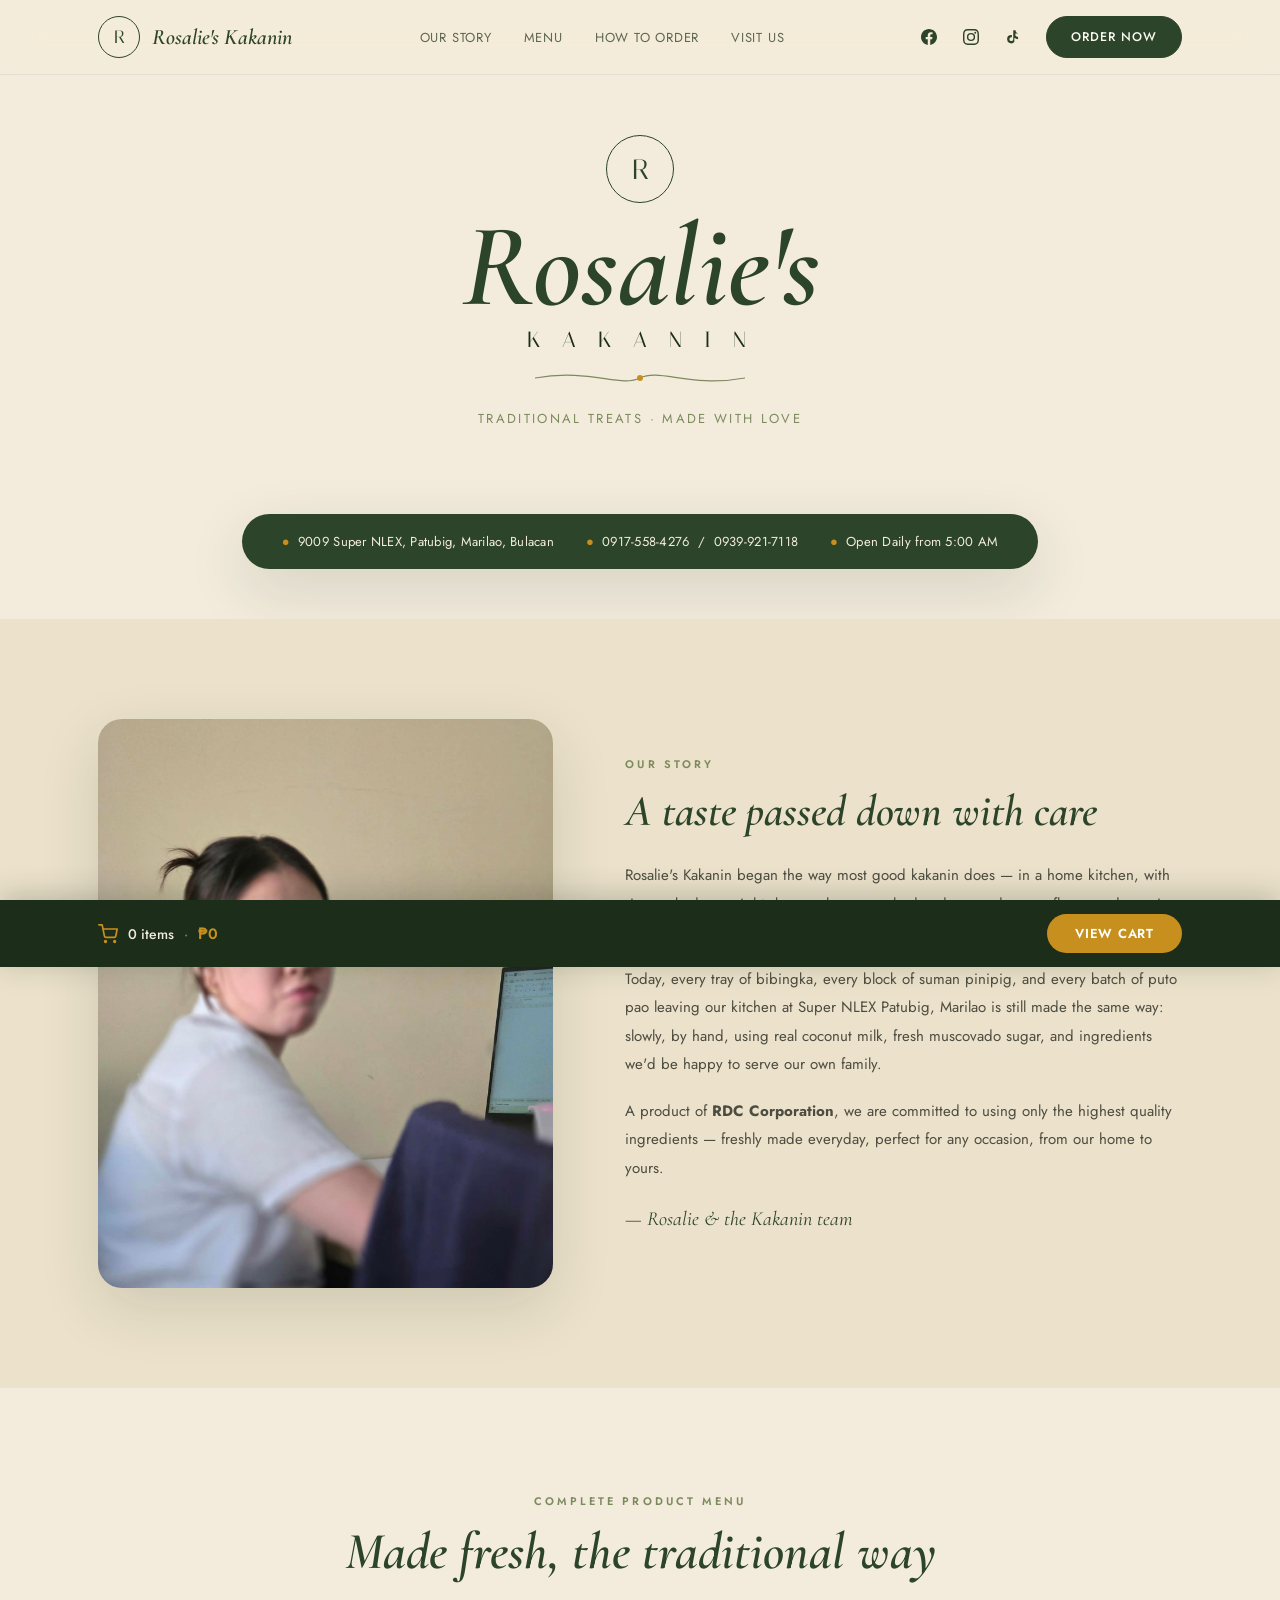
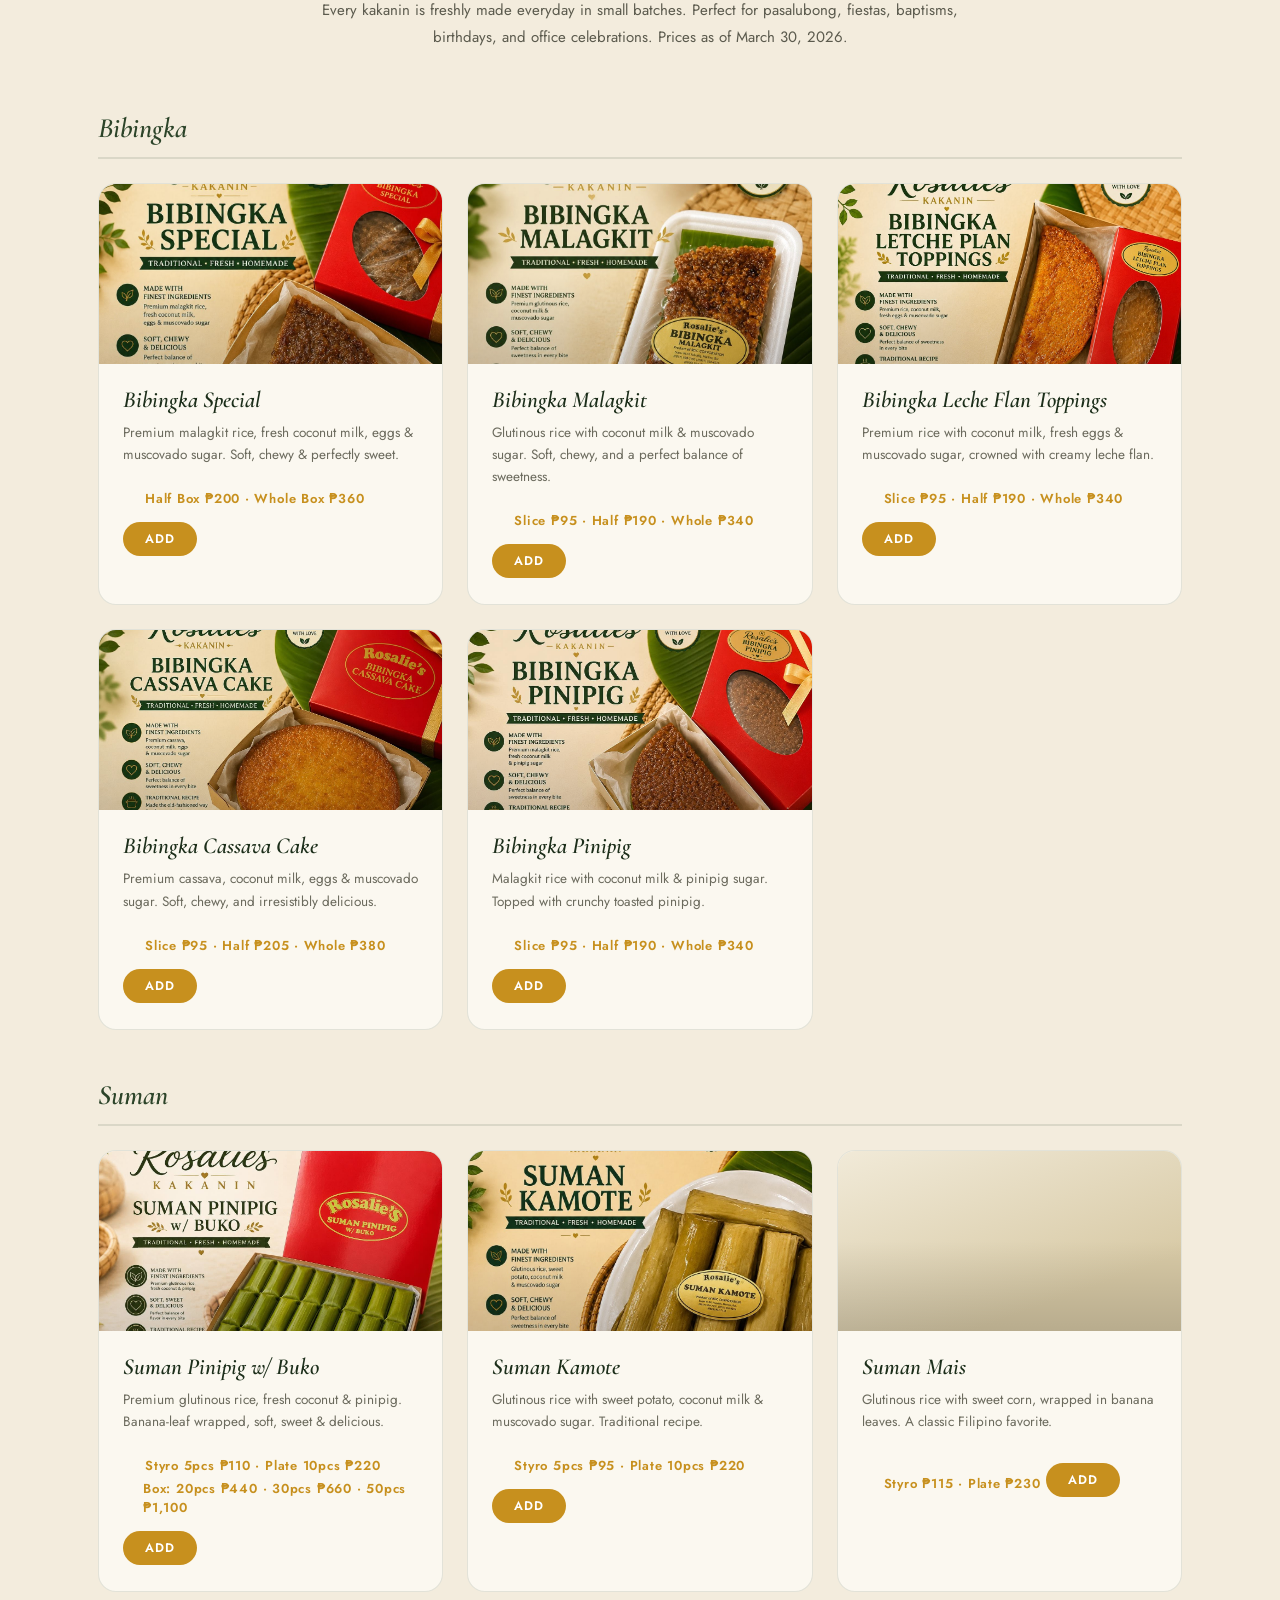
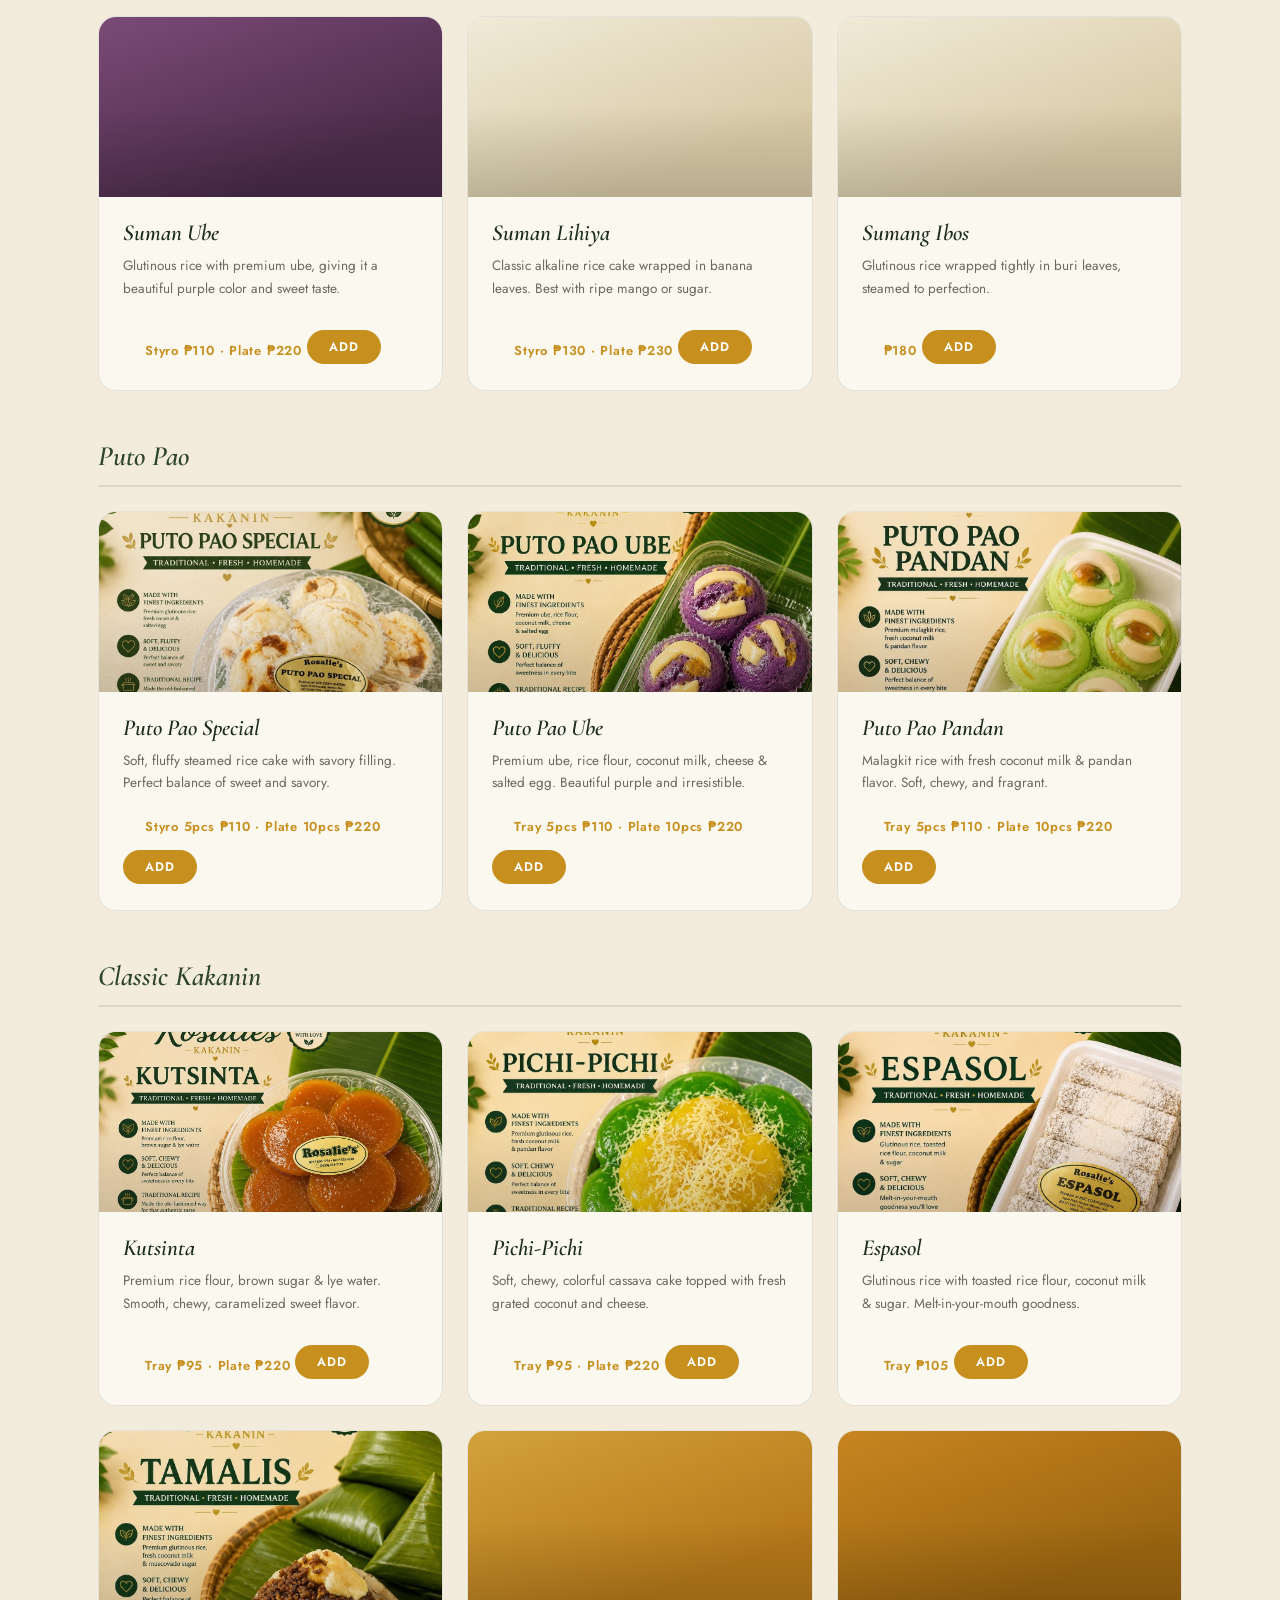
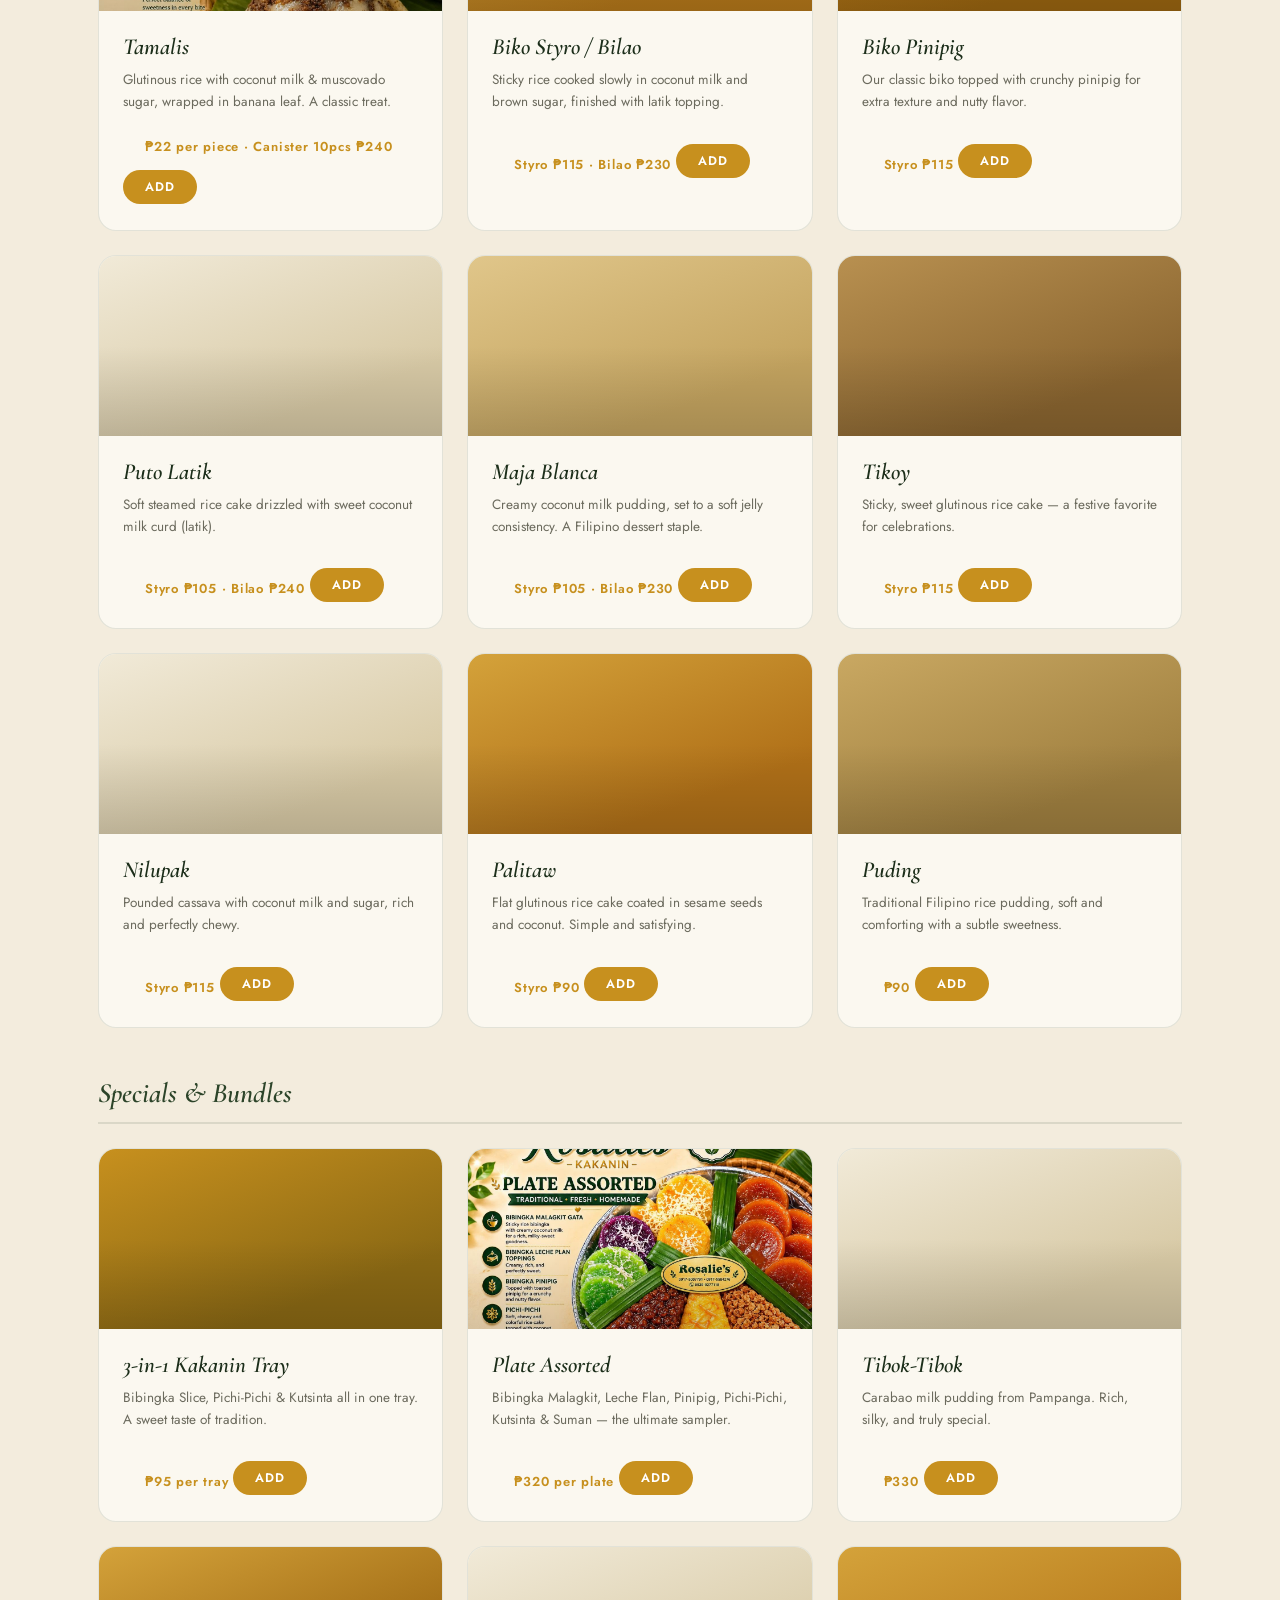
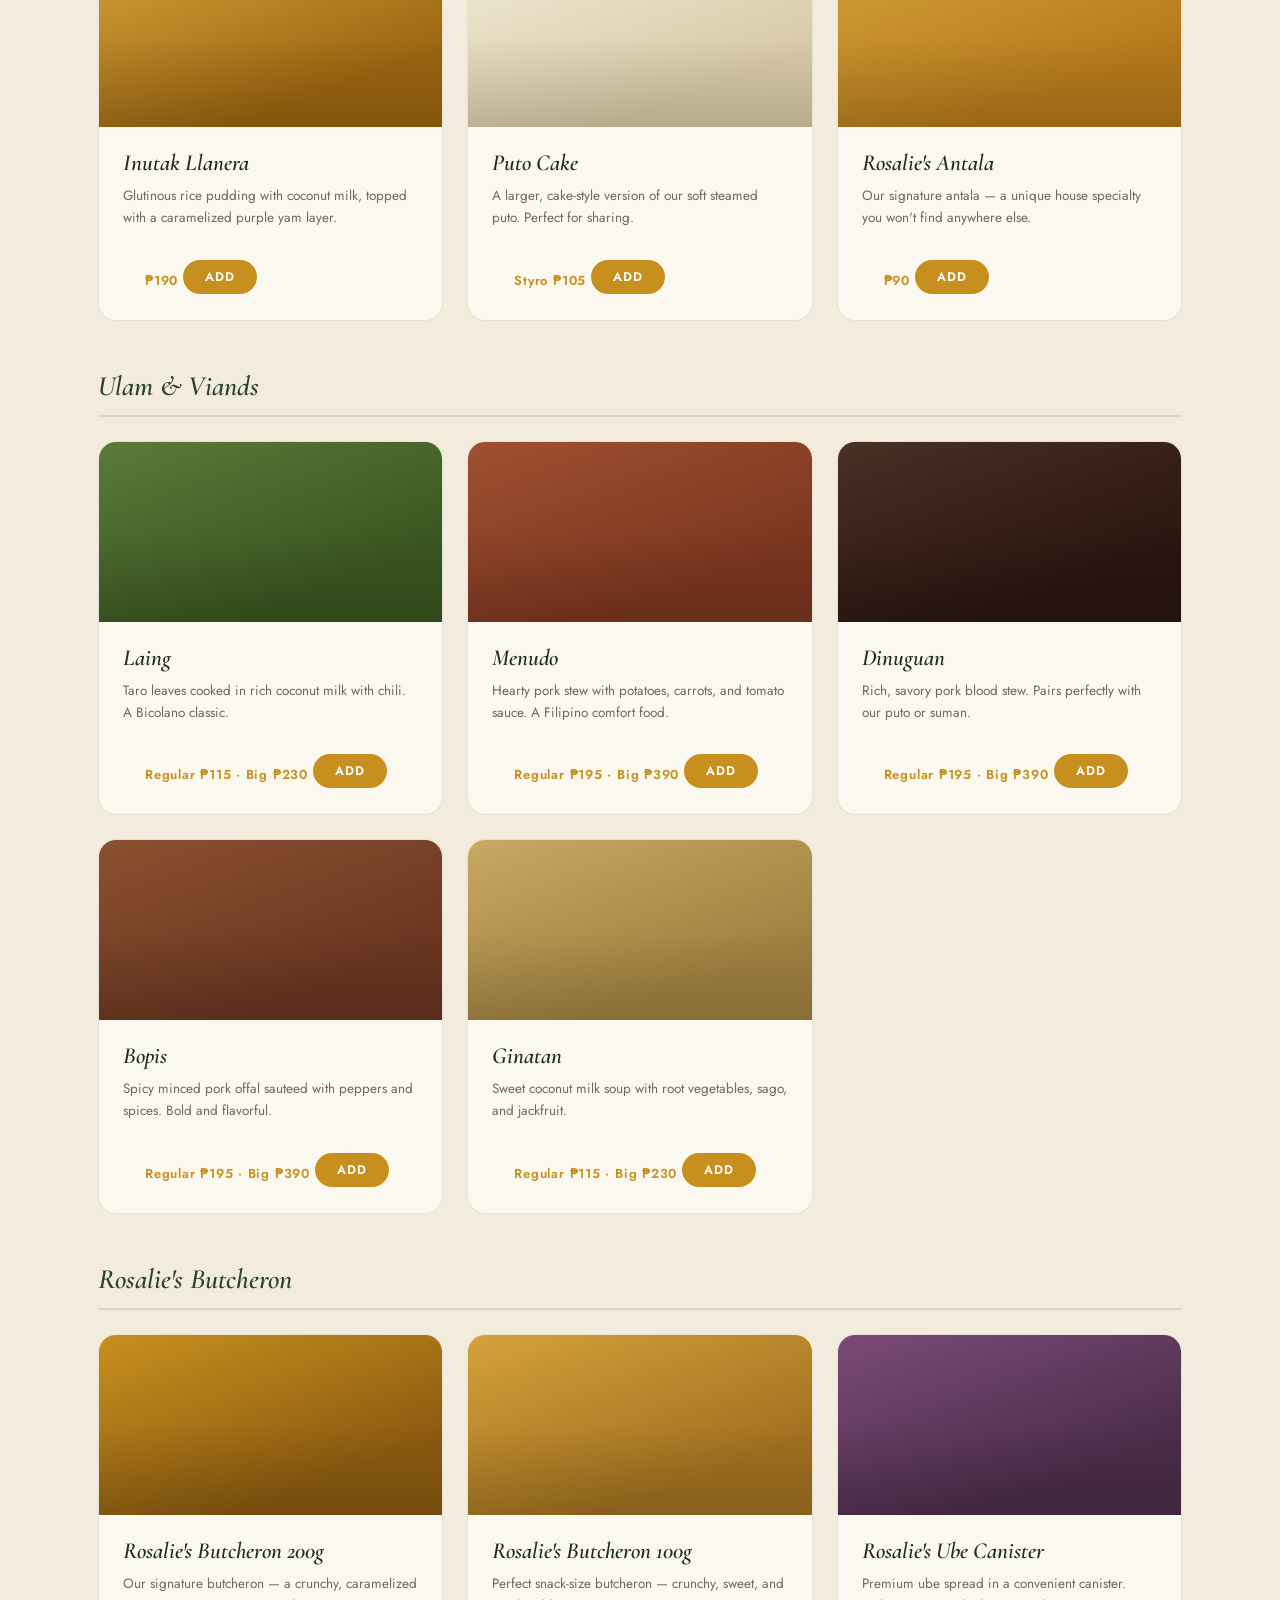
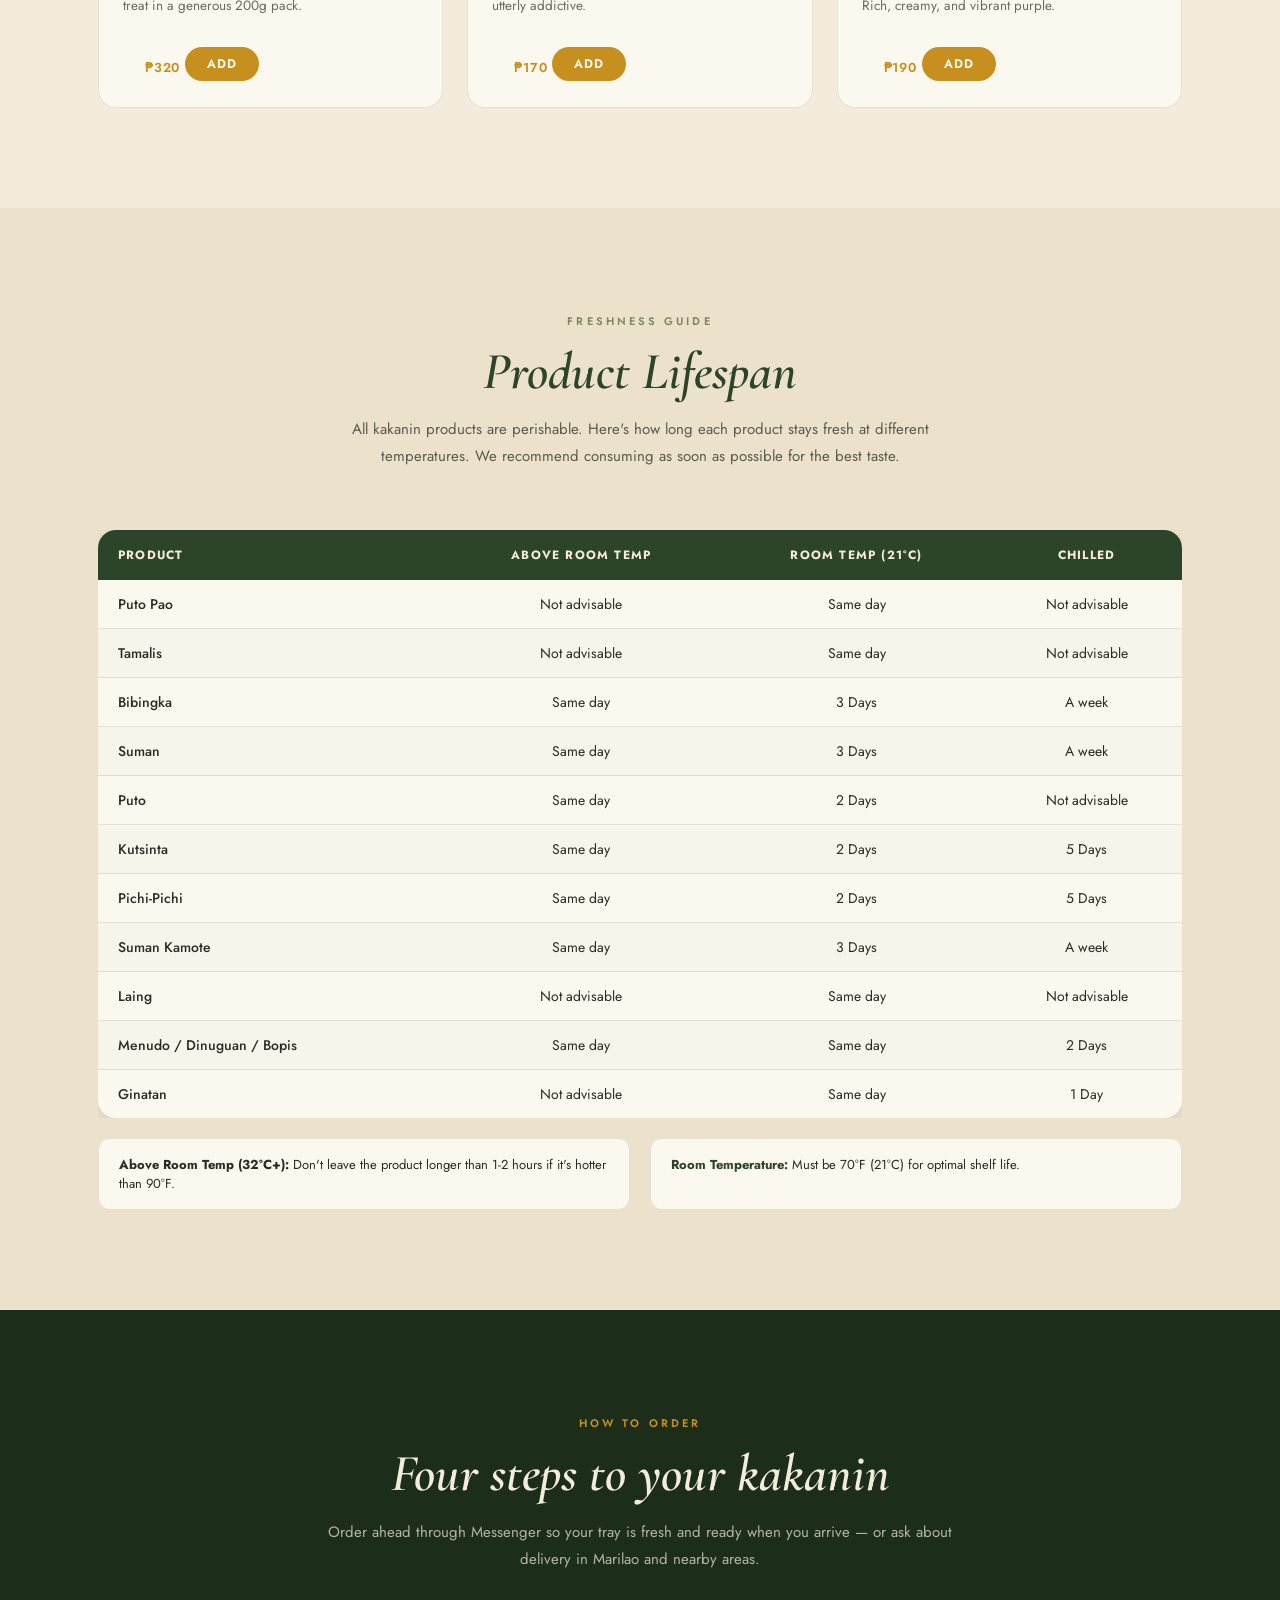
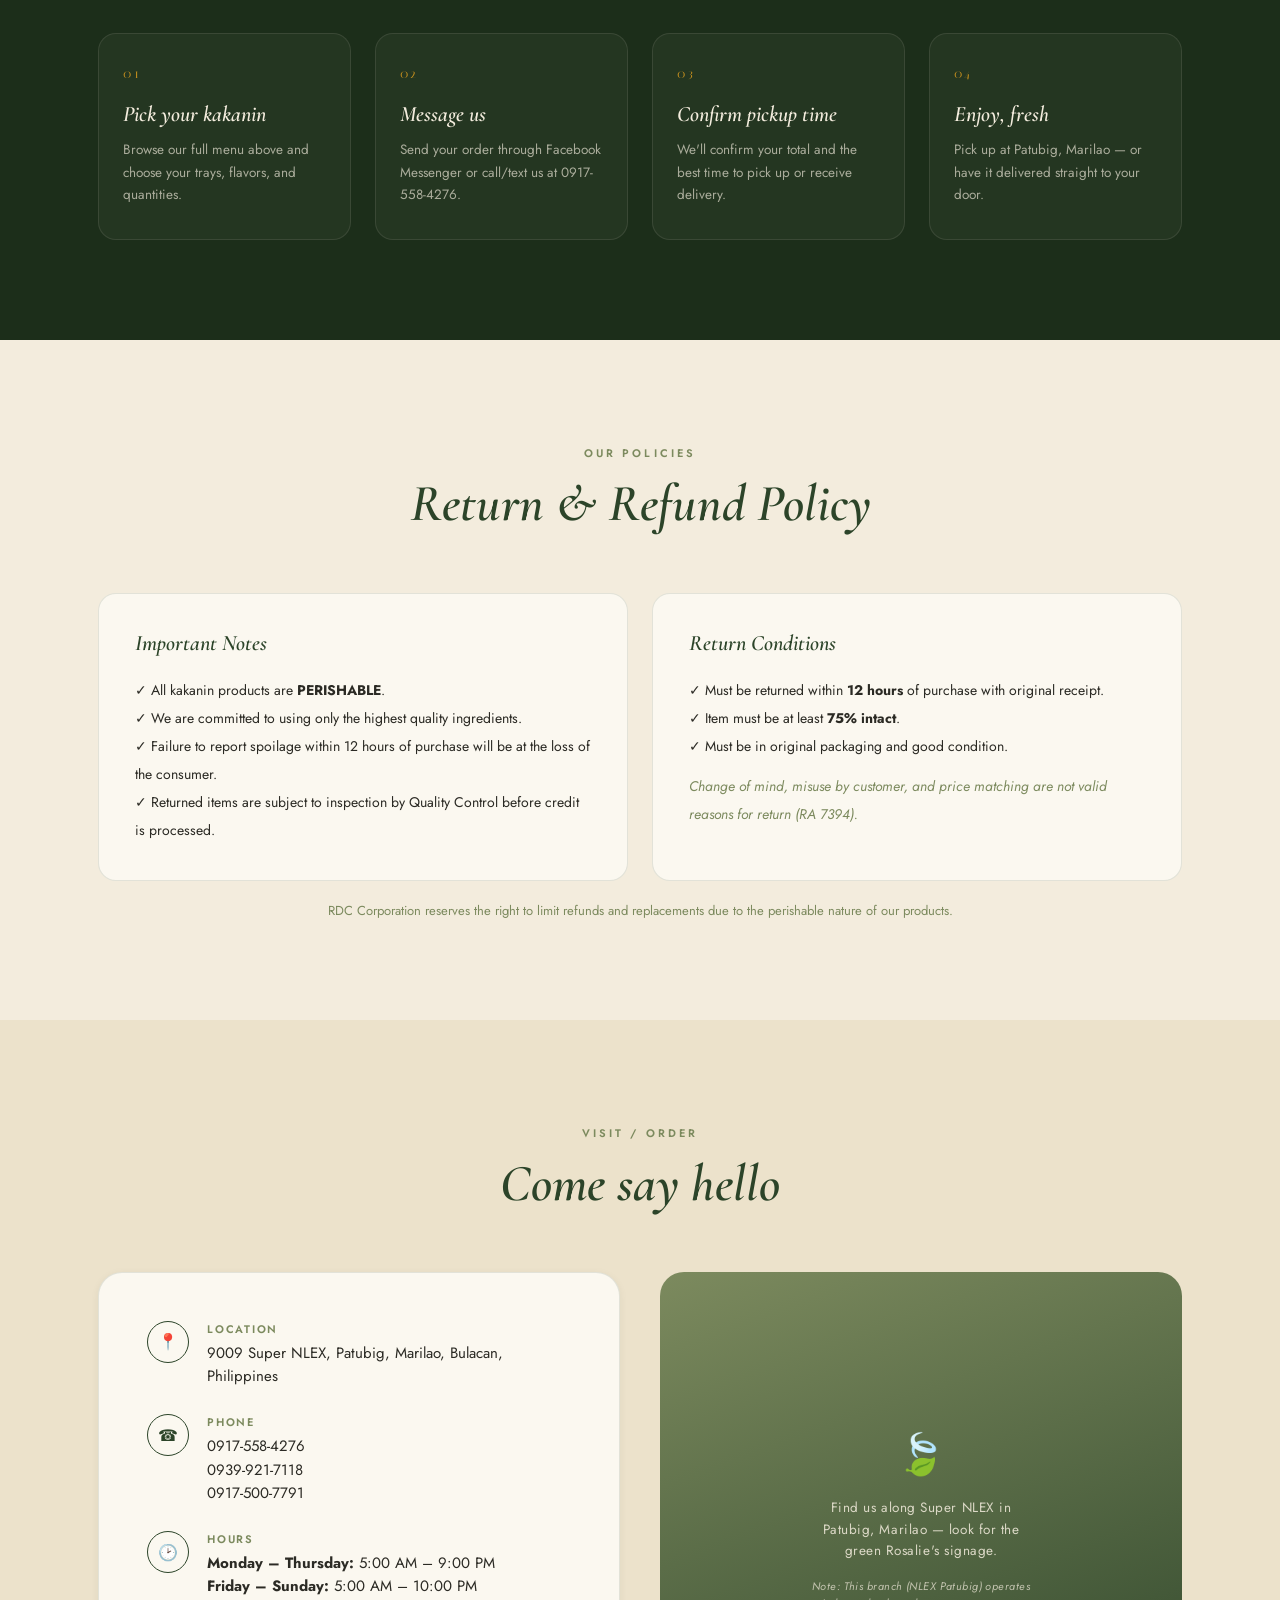
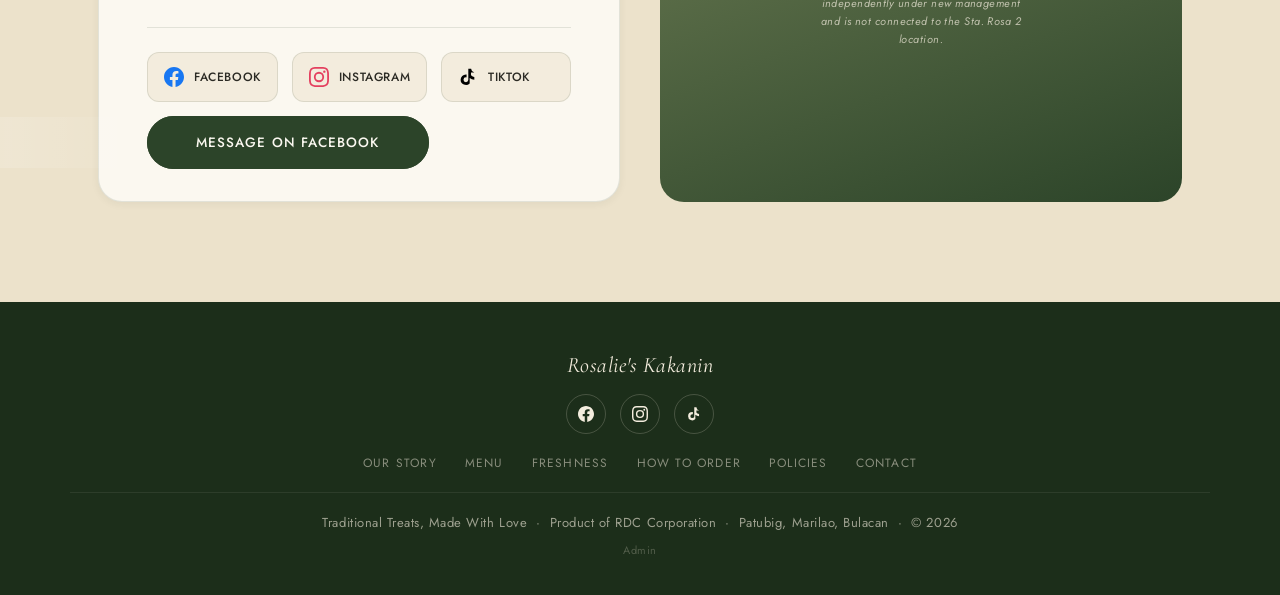
<file: index.html>
<!DOCTYPE html>
<html lang="en">
<head>
<meta charset="UTF-8">
<meta name="viewport" content="width=device-width, initial-scale=1.0">
<title>Rosalie's Kakanin | Traditional Treats, Made with Love — Marilao, Bulacan</title>
<meta name="description" content="Order fresh, handmade kakanin from Rosalie's in Marilao, Bulacan. Bibingka Special, Suman Pinipig, Puto Pao, Kutsinta, Cassava Cake & more. Product of RDC Corporation. Open daily from 5AM.">
<meta name="keywords" content="kakanin, bibingka, suman pinipig, puto pao, kutsinta, cassava cake, pichi-pichi, espasol, tamalis, Marilao, Bulacan, Filipino food, rice cake, traditional treats, RDC Corporation">
<meta property="og:title" content="Rosalie's Kakanin | Traditional Treats, Made with Love">
<meta property="og:description" content="Fresh, handmade kakanin made the traditional way. Bibingka, Suman Pinipig, Puto Pao, Kutsinta & more in Marilao, Bulacan. Open daily from 5AM.">
<meta property="og:type" content="website">
<link rel="preconnect" href="https://fonts.googleapis.com">
<link rel="preconnect" href="https://fonts.gstatic.com" crossorigin>
<link href="https://fonts.googleapis.com/css2?family=Cormorant+Garamond:ital,wght@0,400;0,500;0,600;1,400;1,500;1,600&family=Italiana&family=Jost:wght@300;400;500;600&display=swap" rel="stylesheet">
<link rel="stylesheet" href="css/style.css?v=6">
</head>
<body>

<!-- Loading Screen -->
<div class="loader">
  <div class="loader-brand">Rosalie's</div>
  <div class="loader-bar"></div>
</div>

<!-- Mobile Menu Overlay -->
<div class="mobile-overlay"></div>

<!-- Mobile Menu -->
<div class="mobile-menu">
  <a href="#about">Our Story</a>
  <a href="#menu">Full Menu</a>
  <a href="#freshness">Freshness Guide</a>
  <a href="#order">How to Order</a>
  <a href="#policy">Policies</a>
  <a href="#contact">Visit Us</a>
  <a href="#contact" style="color: var(--gold);">Order Now</a>
  <div class="mobile-social">
    <a href="https://www.facebook.com/rosalieskakanin" target="_blank" rel="noopener" aria-label="Facebook">
      <svg viewBox="0 0 24 24" fill="currentColor" width="18" height="18"><path d="M24 12.073c0-6.627-5.373-12-12-12s-12 5.373-12 12c0 5.99 4.388 10.954 10.125 11.854v-8.385H7.078v-3.47h3.047V9.43c0-3.007 1.792-4.669 4.533-4.669 1.312 0 2.686.235 2.686.235v2.953H15.83c-1.491 0-1.956.925-1.956 1.874v2.25h3.328l-.532 3.47h-2.796v8.385C19.612 23.027 24 18.062 24 12.073z"/></svg>
    </a>
    <a href="https://www.instagram.com/rosalieskakanin" target="_blank" rel="noopener" aria-label="Instagram">
      <svg viewBox="0 0 24 24" fill="currentColor" width="18" height="18"><path d="M12 2.163c3.204 0 3.584.012 4.85.07 3.252.148 4.771 1.691 4.919 4.919.058 1.265.069 1.645.069 4.849 0 3.205-.012 3.584-.069 4.849-.149 3.225-1.664 4.771-4.919 4.919-1.266.058-1.644.07-4.85.07-3.204 0-3.584-.012-4.849-.07-3.26-.149-4.771-1.699-4.919-4.92-.058-1.265-.07-1.644-.07-4.849 0-3.204.013-3.583.07-4.849.149-3.227 1.664-4.771 4.919-4.919 1.266-.057 1.645-.069 4.849-.069zM12 0C8.741 0 8.333.014 7.053.072 2.695.272.273 2.69.073 7.052.014 8.333 0 8.741 0 12c0 3.259.014 3.668.072 4.948.2 4.358 2.618 6.78 6.98 6.98C8.333 23.986 8.741 24 12 24c3.259 0 3.668-.014 4.948-.072 4.354-.2 6.782-2.618 6.979-6.98.059-1.28.073-1.689.073-4.948 0-3.259-.014-3.667-.072-4.947-.196-4.354-2.617-6.78-6.979-6.98C15.668.014 15.259 0 12 0zm0 5.838a6.162 6.162 0 100 12.324 6.162 6.162 0 000-12.324zM12 16a4 4 0 110-8 4 4 0 010 8zm6.406-11.845a1.44 1.44 0 100 2.881 1.44 1.44 0 000-2.881z"/></svg>
    </a>
    <a href="https://www.tiktok.com/@rosalieskakanin" target="_blank" rel="noopener" aria-label="TikTok">
      <svg viewBox="0 0 24 24" fill="currentColor" width="18" height="18"><path d="M19.59 6.69a4.83 4.83 0 01-3.77-4.25V2h-3.45v13.67a2.89 2.89 0 01-2.88 2.5 2.89 2.89 0 01-2.89-2.89 2.89 2.89 0 012.89-2.89c.28 0 .54.04.79.1v-3.5a6.37 6.37 0 00-.79-.05A6.34 6.34 0 003.15 15.2a6.34 6.34 0 0010.86 4.48V13.2a8.16 8.16 0 005.58 2.17v-3.45a4.85 4.85 0 01-2.42-.72 4.83 4.83 0 01-1.58-1.51V6.69z"/></svg>
    </a>
  </div>
</div>

<!-- Header -->
<header>
  <div class="nav">
    <a href="#" class="brandmark">
      <div class="ring">R</div>
      <div class="word">Rosalie's Kakanin</div>
    </a>
    <nav class="links">
      <a href="#about">Our Story</a>
      <a href="#menu">Menu</a>
      <a href="#order">How to Order</a>
      <a href="#contact">Visit Us</a>
    </nav>
    <div class="nav-right">
      <div class="social-nav">
        <a href="https://www.facebook.com/rosalieskakanin" target="_blank" rel="noopener" aria-label="Facebook">
          <svg viewBox="0 0 24 24"><path d="M24 12.073c0-6.627-5.373-12-12-12s-12 5.373-12 12c0 5.99 4.388 10.954 10.125 11.854v-8.385H7.078v-3.47h3.047V9.43c0-3.007 1.792-4.669 4.533-4.669 1.312 0 2.686.235 2.686.235v2.953H15.83c-1.491 0-1.956.925-1.956 1.874v2.25h3.328l-.532 3.47h-2.796v8.385C19.612 23.027 24 18.062 24 12.073z"/></svg>
        </a>
        <a href="https://www.instagram.com/rosalieskakanin" target="_blank" rel="noopener" aria-label="Instagram">
          <svg viewBox="0 0 24 24"><path d="M12 2.163c3.204 0 3.584.012 4.85.07 3.252.148 4.771 1.691 4.919 4.919.058 1.265.069 1.645.069 4.849 0 3.205-.012 3.584-.069 4.849-.149 3.225-1.664 4.771-4.919 4.919-1.266.058-1.644.07-4.85.07-3.204 0-3.584-.012-4.849-.07-3.26-.149-4.771-1.699-4.919-4.92-.058-1.265-.07-1.644-.07-4.849 0-3.204.013-3.583.07-4.849.149-3.227 1.664-4.771 4.919-4.919 1.266-.057 1.645-.069 4.849-.069zM12 0C8.741 0 8.333.014 7.053.072 2.695.272.273 2.69.073 7.052.014 8.333 0 8.741 0 12c0 3.259.014 3.668.072 4.948.2 4.358 2.618 6.78 6.98 6.98C8.333 23.986 8.741 24 12 24c3.259 0 3.668-.014 4.948-.072 4.354-.2 6.782-2.618 6.979-6.98.059-1.28.073-1.689.073-4.948 0-3.259-.014-3.667-.072-4.947-.196-4.354-2.617-6.78-6.979-6.98C15.668.014 15.259 0 12 0zm0 5.838a6.162 6.162 0 100 12.324 6.162 6.162 0 000-12.324zM12 16a4 4 0 110-8 4 4 0 010 8zm6.406-11.845a1.44 1.44 0 100 2.881 1.44 1.44 0 000-2.881z"/></svg>
        </a>
        <a href="https://www.tiktok.com/@rosalieskakanin" target="_blank" rel="noopener" aria-label="TikTok">
          <svg viewBox="0 0 24 24"><path d="M19.59 6.69a4.83 4.83 0 01-3.77-4.25V2h-3.45v13.67a2.89 2.89 0 01-2.88 2.5 2.89 2.89 0 01-2.89-2.89 2.89 2.89 0 012.89-2.89c.28 0 .54.04.79.1v-3.5a6.37 6.37 0 00-.79-.05A6.34 6.34 0 003.15 15.2a6.34 6.34 0 0010.86 4.48V13.2a8.16 8.16 0 005.58 2.17v-3.45a4.85 4.85 0 01-2.42-.72 4.83 4.83 0 01-1.58-1.51V6.69z"/></svg>
        </a>
      </div>
      <a href="#contact" class="order-btn">Order Now</a>
      <div class="menu-toggle" aria-label="Toggle menu">
        <span></span>
        <span></span>
        <span></span>
      </div>
    </div>
  </div>
</header>

<!-- Hero Section -->
<section class="hero">
  <div class="wrap">
    <div class="crest">R</div>
    <h1 class="brand">Rosalie's</h1>
    <div class="subbrand">K A K A N I N</div>
    <div class="vine-divider">
      <svg viewBox="0 0 220 30" xmlns="http://www.w3.org/2000/svg" fill="none">
        <path d="M5,15 C60,5 90,25 110,15 C130,5 160,25 215,15" stroke-width="1.2"/>
        <circle cx="110" cy="15" r="3" fill="#C7901E" stroke="none"/>
      </svg>
    </div>
    <div class="tagline">Traditional Treats &middot; Made With Love</div>


    <div class="strip-info">
      <span><span class="dot">&#9679;</span> 9009 Super NLEX, Patubig, Marilao, Bulacan</span>
      <span><span class="dot">&#9679;</span> 0917-558-4276 &nbsp;/&nbsp; 0939-921-7118</span>
      <span><span class="dot">&#9679;</span> Open Daily from 5:00 AM</span>
    </div>
  </div>
</section>

<!-- About Section -->
<section class="about" id="about">
  <div class="wrap about-grid">
    <div class="about-art reveal">
      <img src="images/rosalie.jpg" alt="Rosalie — Founder of Rosalie's Kakanin" loading="lazy">
    </div>
    <div class="about-copy">
      <span class="eyebrow reveal">Our Story</span>
      <h2 class="reveal reveal-delay-1">A taste passed down with care</h2>
      <p class="reveal reveal-delay-2">Rosalie's Kakanin began the way most good kakanin does — in a home kitchen, with rice soaked overnight, banana leaves washed and warmed over a flame, and a recipe that's been adjusted by feel for years before it was ever written down.</p>
      <p class="reveal reveal-delay-3">Today, every tray of bibingka, every block of suman pinipig, and every batch of puto pao leaving our kitchen at Super NLEX Patubig, Marilao is still made the same way: slowly, by hand, using real coconut milk, fresh muscovado sugar, and ingredients we'd be happy to serve our own family.</p>
      <p class="reveal reveal-delay-3">A product of <strong>RDC Corporation</strong>, we are committed to using only the highest quality ingredients — freshly made everyday, perfect for any occasion, from our home to yours.</p>
      <p class="signoff reveal reveal-delay-4">— Rosalie & the Kakanin team</p>
    </div>
  </div>
</section>

<!-- ============================================
     FULL MENU SECTION
     ============================================ -->
<section id="menu">
  <div class="wrap">
    <div class="section-head">
      <span class="eyebrow reveal">Complete Product Menu</span>
      <h2 class="reveal reveal-delay-1">Made fresh, the traditional way</h2>
      <p class="reveal reveal-delay-2">Every kakanin is freshly made everyday in small batches. Perfect for pasalubong, fiestas, baptisms, birthdays, and office celebrations. Prices as of March 30, 2026.</p>
    </div>

    <!-- BIBINGKA Category -->
    <div class="menu-category reveal" style="margin-bottom: 48px;">
      <h3 class="category-title" style="font-family:'Cormorant Garamond',serif; font-style:italic; font-weight:600; font-size:28px; color:var(--forest); margin-bottom:24px; padding-bottom:12px; border-bottom:2px solid var(--line);">Bibingka</h3>
      <div class="menu-grid">
        <div class="menu-card">
          <div class="swatch"><img src="images/products/bibingka-special.jpg" alt="Bibingka Special" loading="lazy"></div>
          <div class="body">
            <h3>Bibingka Special</h3>
            <p>Premium malagkit rice, fresh coconut milk, eggs & muscovado sugar. Soft, chewy & perfectly sweet.</p>
            <div class="price">Half Box &#8369;200 &middot; Whole Box &#8369;360</div>
          </div>
        </div>
        <div class="menu-card">
          <div class="swatch"><img src="images/products/bibingka-malagkit.jpg" alt="Bibingka Malagkit" loading="lazy"></div>
          <div class="body">
            <h3>Bibingka Malagkit</h3>
            <p>Glutinous rice with coconut milk & muscovado sugar. Soft, chewy, and a perfect balance of sweetness.</p>
            <div class="price">Slice &#8369;95 &middot; Half &#8369;190 &middot; Whole &#8369;340</div>
          </div>
        </div>
        <div class="menu-card">
          <div class="swatch"><img src="images/products/bibingka-letche.jpg" alt="Bibingka Leche Flan Toppings" loading="lazy"></div>
          <div class="body">
            <h3>Bibingka Leche Flan Toppings</h3>
            <p>Premium rice with coconut milk, fresh eggs & muscovado sugar, crowned with creamy leche flan.</p>
            <div class="price">Slice &#8369;95 &middot; Half &#8369;190 &middot; Whole &#8369;340</div>
          </div>
        </div>
        <div class="menu-card">
          <div class="swatch"><img src="images/products/bibingka-cassava.jpg" alt="Bibingka Cassava Cake" loading="lazy"></div>
          <div class="body">
            <h3>Bibingka Cassava Cake</h3>
            <p>Premium cassava, coconut milk, eggs & muscovado sugar. Soft, chewy, and irresistibly delicious.</p>
            <div class="price">Slice &#8369;95 &middot; Half &#8369;205 &middot; Whole &#8369;380</div>
          </div>
        </div>
        <div class="menu-card">
          <div class="swatch"><img src="images/products/bibingka-pinipig.jpg" alt="Bibingka Pinipig" loading="lazy"></div>
          <div class="body">
            <h3>Bibingka Pinipig</h3>
            <p>Malagkit rice with coconut milk & pinipig sugar. Topped with crunchy toasted pinipig.</p>
            <div class="price">Slice &#8369;95 &middot; Half &#8369;190 &middot; Whole &#8369;340</div>
          </div>
        </div>
      </div>
    </div>

    <!-- SUMAN Category -->
    <div class="menu-category reveal" style="margin-bottom: 48px;">
      <h3 class="category-title" style="font-family:'Cormorant Garamond',serif; font-style:italic; font-weight:600; font-size:28px; color:var(--forest); margin-bottom:24px; padding-bottom:12px; border-bottom:2px solid var(--line);">Suman</h3>
      <div class="menu-grid">
        <div class="menu-card">
          <div class="swatch"><img src="images/products/suman-pinipig.jpg" alt="Suman Pinipig w/ Buko" loading="lazy"></div>
          <div class="body">
            <h3>Suman Pinipig w/ Buko</h3>
            <p>Premium glutinous rice, fresh coconut & pinipig. Banana-leaf wrapped, soft, sweet & delicious.</p>
            <div class="price">Styro 5pcs &#8369;110 &middot; Plate 10pcs &#8369;220</div>
            <div class="price" style="margin-top:4px;">Box: 20pcs &#8369;440 &middot; 30pcs &#8369;660 &middot; 50pcs &#8369;1,100</div>
          </div>
        </div>
        <div class="menu-card">
          <div class="swatch"><img src="images/products/suman-kamote.jpg" alt="Suman Kamote" loading="lazy"></div>
          <div class="body">
            <h3>Suman Kamote</h3>
            <p>Glutinous rice with sweet potato, coconut milk & muscovado sugar. Traditional recipe.</p>
            <div class="price">Styro 5pcs &#8369;95 &middot; Plate 10pcs &#8369;220</div>
          </div>
        </div>
        <div class="menu-card">
          <div class="swatch coconut"></div>
          <div class="body">
            <h3>Suman Mais</h3>
            <p>Glutinous rice with sweet corn, wrapped in banana leaves. A classic Filipino favorite.</p>
            <div class="price">Styro &#8369;115 &middot; Plate &#8369;230</div>
          </div>
        </div>
        <div class="menu-card">
          <div class="swatch ube"></div>
          <div class="body">
            <h3>Suman Ube</h3>
            <p>Glutinous rice with premium ube, giving it a beautiful purple color and sweet taste.</p>
            <div class="price">Styro &#8369;110 &middot; Plate &#8369;220</div>
          </div>
        </div>
        <div class="menu-card">
          <div class="swatch coconut"></div>
          <div class="body">
            <h3>Suman Lihiya</h3>
            <p>Classic alkaline rice cake wrapped in banana leaves. Best with ripe mango or sugar.</p>
            <div class="price">Styro &#8369;130 &middot; Plate &#8369;230</div>
          </div>
        </div>
        <div class="menu-card">
          <div class="swatch coconut"></div>
          <div class="body">
            <h3>Sumang Ibos</h3>
            <p>Glutinous rice wrapped tightly in buri leaves, steamed to perfection.</p>
            <div class="price">&#8369;180</div>
          </div>
        </div>
      </div>
    </div>

    <!-- PUTO PAO Category -->
    <div class="menu-category reveal" style="margin-bottom: 48px;">
      <h3 class="category-title" style="font-family:'Cormorant Garamond',serif; font-style:italic; font-weight:600; font-size:28px; color:var(--forest); margin-bottom:24px; padding-bottom:12px; border-bottom:2px solid var(--line);">Puto Pao</h3>
      <div class="menu-grid">
        <div class="menu-card">
          <div class="swatch"><img src="images/products/puto-pao-special.jpg" alt="Puto Pao Special" loading="lazy"></div>
          <div class="body">
            <h3>Puto Pao Special</h3>
            <p>Soft, fluffy steamed rice cake with savory filling. Perfect balance of sweet and savory.</p>
            <div class="price">Styro 5pcs &#8369;110 &middot; Plate 10pcs &#8369;220</div>
          </div>
        </div>
        <div class="menu-card">
          <div class="swatch"><img src="images/products/puto-pao-ube.jpg" alt="Puto Pao Ube" loading="lazy"></div>
          <div class="body">
            <h3>Puto Pao Ube</h3>
            <p>Premium ube, rice flour, coconut milk, cheese & salted egg. Beautiful purple and irresistible.</p>
            <div class="price">Tray 5pcs &#8369;110 &middot; Plate 10pcs &#8369;220</div>
          </div>
        </div>
        <div class="menu-card">
          <div class="swatch"><img src="images/products/puto-pao-pandan.jpg" alt="Puto Pao Pandan" loading="lazy"></div>
          <div class="body">
            <h3>Puto Pao Pandan</h3>
            <p>Malagkit rice with fresh coconut milk & pandan flavor. Soft, chewy, and fragrant.</p>
            <div class="price">Tray 5pcs &#8369;110 &middot; Plate 10pcs &#8369;220</div>
          </div>
        </div>
      </div>
    </div>

    <!-- CLASSIC KAKANIN Category -->
    <div class="menu-category reveal" style="margin-bottom: 48px;">
      <h3 class="category-title" style="font-family:'Cormorant Garamond',serif; font-style:italic; font-weight:600; font-size:28px; color:var(--forest); margin-bottom:24px; padding-bottom:12px; border-bottom:2px solid var(--line);">Classic Kakanin</h3>
      <div class="menu-grid">
        <div class="menu-card">
          <div class="swatch"><img src="images/products/kutsinta.jpg" alt="Kutsinta" loading="lazy"></div>
          <div class="body">
            <h3>Kutsinta</h3>
            <p>Premium rice flour, brown sugar & lye water. Smooth, chewy, caramelized sweet flavor.</p>
            <div class="price">Tray &#8369;95 &middot; Plate &#8369;220</div>
          </div>
        </div>
        <div class="menu-card">
          <div class="swatch"><img src="images/products/pichi-pichi.jpg" alt="Pichi-Pichi" loading="lazy"></div>
          <div class="body">
            <h3>Pichi-Pichi</h3>
            <p>Soft, chewy, colorful cassava cake topped with fresh grated coconut and cheese.</p>
            <div class="price">Tray &#8369;95 &middot; Plate &#8369;220</div>
          </div>
        </div>
        <div class="menu-card">
          <div class="swatch"><img src="images/products/espasol.jpg" alt="Espasol" loading="lazy"></div>
          <div class="body">
            <h3>Espasol</h3>
            <p>Glutinous rice with toasted rice flour, coconut milk & sugar. Melt-in-your-mouth goodness.</p>
            <div class="price">Tray &#8369;105</div>
          </div>
        </div>
        <div class="menu-card">
          <div class="swatch"><img src="images/products/tamalis.jpg" alt="Tamalis" loading="lazy"></div>
          <div class="body">
            <h3>Tamalis</h3>
            <p>Glutinous rice with coconut milk & muscovado sugar, wrapped in banana leaf. A classic treat.</p>
            <div class="price">&#8369;22 per piece &middot; Canister 10pcs &#8369;240</div>
          </div>
        </div>
        <div class="menu-card">
          <div class="swatch biko"></div>
          <div class="body">
            <h3>Biko Styro / Bilao</h3>
            <p>Sticky rice cooked slowly in coconut milk and brown sugar, finished with latik topping.</p>
            <div class="price">Styro &#8369;115 &middot; Bilao &#8369;230</div>
          </div>
        </div>
        <div class="menu-card">
          <div class="swatch" style="background:linear-gradient(160deg,#c88520,#9a6510 75%);"></div>
          <div class="body">
            <h3>Biko Pinipig</h3>
            <p>Our classic biko topped with crunchy pinipig for extra texture and nutty flavor.</p>
            <div class="price">Styro &#8369;115</div>
          </div>
        </div>
        <div class="menu-card">
          <div class="swatch coconut"></div>
          <div class="body">
            <h3>Puto Latik</h3>
            <p>Soft steamed rice cake drizzled with sweet coconut milk curd (latik).</p>
            <div class="price">Styro &#8369;105 &middot; Bilao &#8369;240</div>
          </div>
        </div>
        <div class="menu-card">
          <div class="swatch" style="background:linear-gradient(160deg,#e0c68a,#c4a460 75%);"></div>
          <div class="body">
            <h3>Maja Blanca</h3>
            <p>Creamy coconut milk pudding, set to a soft jelly consistency. A Filipino dessert staple.</p>
            <div class="price">Styro &#8369;105 &middot; Bilao &#8369;230</div>
          </div>
        </div>
        <div class="menu-card">
          <div class="swatch" style="background:linear-gradient(160deg,#b89050,#8a6530 75%);"></div>
          <div class="body">
            <h3>Tikoy</h3>
            <p>Sticky, sweet glutinous rice cake — a festive favorite for celebrations.</p>
            <div class="price">Styro &#8369;115</div>
          </div>
        </div>
        <div class="menu-card">
          <div class="swatch coconut"></div>
          <div class="body">
            <h3>Nilupak</h3>
            <p>Pounded cassava with coconut milk and sugar, rich and perfectly chewy.</p>
            <div class="price">Styro &#8369;115</div>
          </div>
        </div>
        <div class="menu-card">
          <div class="swatch" style="background:linear-gradient(160deg,#d4a23a,#b07018 75%);"></div>
          <div class="body">
            <h3>Palitaw</h3>
            <p>Flat glutinous rice cake coated in sesame seeds and coconut. Simple and satisfying.</p>
            <div class="price">Styro &#8369;90</div>
          </div>
        </div>
        <div class="menu-card">
          <div class="swatch" style="background:linear-gradient(160deg,#c9a862,#a08040 75%);"></div>
          <div class="body">
            <h3>Puding</h3>
            <p>Traditional Filipino rice pudding, soft and comforting with a subtle sweetness.</p>
            <div class="price">&#8369;90</div>
          </div>
        </div>
      </div>
    </div>

    <!-- SPECIALS Category -->
    <div class="menu-category reveal" style="margin-bottom: 48px;">
      <h3 class="category-title" style="font-family:'Cormorant Garamond',serif; font-style:italic; font-weight:600; font-size:28px; color:var(--forest); margin-bottom:24px; padding-bottom:12px; border-bottom:2px solid var(--line);">Specials & Bundles</h3>
      <div class="menu-grid">
        <div class="menu-card">
          <div class="swatch" style="background:linear-gradient(160deg,#c7901e,#8B6914 75%);"></div>
          <div class="body">
            <h3>3-in-1 Kakanin Tray</h3>
            <p>Bibingka Slice, Pichi-Pichi & Kutsinta all in one tray. A sweet taste of tradition.</p>
            <div class="price">&#8369;95 per tray</div>
          </div>
        </div>
        <div class="menu-card">
          <div class="swatch"><img src="images/products/plate-assorted.jpg" alt="Plate Assorted" loading="lazy"></div>
          <div class="body">
            <h3>Plate Assorted</h3>
            <p>Bibingka Malagkit, Leche Flan, Pinipig, Pichi-Pichi, Kutsinta & Suman — the ultimate sampler.</p>
            <div class="price">&#8369;320 per plate</div>
          </div>
        </div>
        <div class="menu-card">
          <div class="swatch coconut"></div>
          <div class="body">
            <h3>Tibok-Tibok</h3>
            <p>Carabao milk pudding from Pampanga. Rich, silky, and truly special.</p>
            <div class="price">&#8369;330</div>
          </div>
        </div>
        <div class="menu-card">
          <div class="swatch" style="background:linear-gradient(160deg,#d4a23a,#9a6510 75%);"></div>
          <div class="body">
            <h3>Inutak Llanera</h3>
            <p>Glutinous rice pudding with coconut milk, topped with a caramelized purple yam layer.</p>
            <div class="price">&#8369;190</div>
          </div>
        </div>
        <div class="menu-card">
          <div class="swatch coconut"></div>
          <div class="body">
            <h3>Puto Cake</h3>
            <p>A larger, cake-style version of our soft steamed puto. Perfect for sharing.</p>
            <div class="price">Styro &#8369;105</div>
          </div>
        </div>
        <div class="menu-card">
          <div class="swatch" style="background:linear-gradient(160deg,#d4a23a,#b5781a 75%);"></div>
          <div class="body">
            <h3>Rosalie's Antala</h3>
            <p>Our signature antala — a unique house specialty you won't find anywhere else.</p>
            <div class="price">&#8369;90</div>
          </div>
        </div>
      </div>
    </div>

    <!-- ULAM / VIAND Category -->
    <div class="menu-category reveal" style="margin-bottom: 48px;">
      <h3 class="category-title" style="font-family:'Cormorant Garamond',serif; font-style:italic; font-weight:600; font-size:28px; color:var(--forest); margin-bottom:24px; padding-bottom:12px; border-bottom:2px solid var(--line);">Ulam &amp; Viands</h3>
      <div class="menu-grid">
        <div class="menu-card">
          <div class="swatch" style="background:linear-gradient(160deg,#5a7a3a,#3a5520 75%);"></div>
          <div class="body">
            <h3>Laing</h3>
            <p>Taro leaves cooked in rich coconut milk with chili. A Bicolano classic.</p>
            <div class="price">Regular &#8369;115 &middot; Big &#8369;230</div>
          </div>
        </div>
        <div class="menu-card">
          <div class="swatch" style="background:linear-gradient(160deg,#a05030,#7a3520 75%);"></div>
          <div class="body">
            <h3>Menudo</h3>
            <p>Hearty pork stew with potatoes, carrots, and tomato sauce. A Filipino comfort food.</p>
            <div class="price">Regular &#8369;195 &middot; Big &#8369;390</div>
          </div>
        </div>
        <div class="menu-card">
          <div class="swatch" style="background:linear-gradient(160deg,#4a3025,#2a1510 75%);"></div>
          <div class="body">
            <h3>Dinuguan</h3>
            <p>Rich, savory pork blood stew. Pairs perfectly with our puto or suman.</p>
            <div class="price">Regular &#8369;195 &middot; Big &#8369;390</div>
          </div>
        </div>
        <div class="menu-card">
          <div class="swatch" style="background:linear-gradient(160deg,#8a5030,#6a3520 75%);"></div>
          <div class="body">
            <h3>Bopis</h3>
            <p>Spicy minced pork offal sauteed with peppers and spices. Bold and flavorful.</p>
            <div class="price">Regular &#8369;195 &middot; Big &#8369;390</div>
          </div>
        </div>
        <div class="menu-card">
          <div class="swatch" style="background:linear-gradient(160deg,#c9a862,#a08040 75%);"></div>
          <div class="body">
            <h3>Ginatan</h3>
            <p>Sweet coconut milk soup with root vegetables, sago, and jackfruit.</p>
            <div class="price">Regular &#8369;115 &middot; Big &#8369;230</div>
          </div>
        </div>
      </div>
    </div>

    <!-- ROSALIE'S BUTCHERON -->
    <div class="menu-category reveal">
      <h3 class="category-title" style="font-family:'Cormorant Garamond',serif; font-style:italic; font-weight:600; font-size:28px; color:var(--forest); margin-bottom:24px; padding-bottom:12px; border-bottom:2px solid var(--line);">Rosalie's Butcheron</h3>
      <div class="menu-grid">
        <div class="menu-card">
          <div class="swatch" style="background:linear-gradient(160deg,#c7901e,#8a5a10 75%);"></div>
          <div class="body">
            <h3>Rosalie's Butcheron 200g</h3>
            <p>Our signature butcheron — a crunchy, caramelized treat in a generous 200g pack.</p>
            <div class="price">&#8369;320</div>
          </div>
        </div>
        <div class="menu-card">
          <div class="swatch" style="background:linear-gradient(160deg,#d4a23a,#a07020 75%);"></div>
          <div class="body">
            <h3>Rosalie's Butcheron 100g</h3>
            <p>Perfect snack-size butcheron — crunchy, sweet, and utterly addictive.</p>
            <div class="price">&#8369;170</div>
          </div>
        </div>
        <div class="menu-card">
          <div class="swatch ube"></div>
          <div class="body">
            <h3>Rosalie's Ube Canister</h3>
            <p>Premium ube spread in a convenient canister. Rich, creamy, and vibrant purple.</p>
            <div class="price">&#8369;190</div>
          </div>
        </div>
      </div>
    </div>

  </div>
</section>

<!-- Product Freshness Guide -->
<section id="freshness" style="background: var(--cream-deep);">
  <div class="wrap">
    <div class="section-head">
      <span class="eyebrow reveal">Freshness Guide</span>
      <h2 class="reveal reveal-delay-1">Product Lifespan</h2>
      <p class="reveal reveal-delay-2">All kakanin products are perishable. Here's how long each product stays fresh at different temperatures. We recommend consuming as soon as possible for the best taste.</p>
    </div>
    <div class="reveal" style="overflow-x:auto;">
      <table style="width:100%; border-collapse:collapse; background:var(--paper); border-radius:18px; overflow:hidden; box-shadow:0 8px 30px rgba(28,46,26,0.10);">
        <thead>
          <tr style="background:var(--forest); color:var(--cream);">
            <th style="padding:16px 20px; text-align:left; font-size:12px; letter-spacing:0.1em; text-transform:uppercase;">Product</th>
            <th style="padding:16px 20px; text-align:center; font-size:12px; letter-spacing:0.1em; text-transform:uppercase;">Above Room Temp</th>
            <th style="padding:16px 20px; text-align:center; font-size:12px; letter-spacing:0.1em; text-transform:uppercase;">Room Temp (21&deg;C)</th>
            <th style="padding:16px 20px; text-align:center; font-size:12px; letter-spacing:0.1em; text-transform:uppercase;">Chilled</th>
          </tr>
        </thead>
        <tbody style="font-size:14px;">
          <tr style="border-bottom:1px solid var(--line);"><td style="padding:14px 20px; font-weight:500;">Puto Pao</td><td style="padding:14px 20px; text-align:center; color:var(--danger);">Not advisable</td><td style="padding:14px 20px; text-align:center;">Same day</td><td style="padding:14px 20px; text-align:center; color:var(--danger);">Not advisable</td></tr>
          <tr style="border-bottom:1px solid var(--line); background:rgba(44,68,41,0.02);"><td style="padding:14px 20px; font-weight:500;">Tamalis</td><td style="padding:14px 20px; text-align:center; color:var(--danger);">Not advisable</td><td style="padding:14px 20px; text-align:center;">Same day</td><td style="padding:14px 20px; text-align:center; color:var(--danger);">Not advisable</td></tr>
          <tr style="border-bottom:1px solid var(--line);"><td style="padding:14px 20px; font-weight:500;">Bibingka</td><td style="padding:14px 20px; text-align:center;">Same day</td><td style="padding:14px 20px; text-align:center;">3 Days</td><td style="padding:14px 20px; text-align:center;">A week</td></tr>
          <tr style="border-bottom:1px solid var(--line); background:rgba(44,68,41,0.02);"><td style="padding:14px 20px; font-weight:500;">Suman</td><td style="padding:14px 20px; text-align:center;">Same day</td><td style="padding:14px 20px; text-align:center;">3 Days</td><td style="padding:14px 20px; text-align:center;">A week</td></tr>
          <tr style="border-bottom:1px solid var(--line);"><td style="padding:14px 20px; font-weight:500;">Puto</td><td style="padding:14px 20px; text-align:center;">Same day</td><td style="padding:14px 20px; text-align:center;">2 Days</td><td style="padding:14px 20px; text-align:center; color:var(--danger);">Not advisable</td></tr>
          <tr style="border-bottom:1px solid var(--line); background:rgba(44,68,41,0.02);"><td style="padding:14px 20px; font-weight:500;">Kutsinta</td><td style="padding:14px 20px; text-align:center;">Same day</td><td style="padding:14px 20px; text-align:center;">2 Days</td><td style="padding:14px 20px; text-align:center;">5 Days</td></tr>
          <tr style="border-bottom:1px solid var(--line);"><td style="padding:14px 20px; font-weight:500;">Pichi-Pichi</td><td style="padding:14px 20px; text-align:center;">Same day</td><td style="padding:14px 20px; text-align:center;">2 Days</td><td style="padding:14px 20px; text-align:center;">5 Days</td></tr>
          <tr style="border-bottom:1px solid var(--line); background:rgba(44,68,41,0.02);"><td style="padding:14px 20px; font-weight:500;">Suman Kamote</td><td style="padding:14px 20px; text-align:center;">Same day</td><td style="padding:14px 20px; text-align:center;">3 Days</td><td style="padding:14px 20px; text-align:center;">A week</td></tr>
          <tr style="border-bottom:1px solid var(--line);"><td style="padding:14px 20px; font-weight:500;">Laing</td><td style="padding:14px 20px; text-align:center; color:var(--danger);">Not advisable</td><td style="padding:14px 20px; text-align:center;">Same day</td><td style="padding:14px 20px; text-align:center; color:var(--danger);">Not advisable</td></tr>
          <tr style="border-bottom:1px solid var(--line); background:rgba(44,68,41,0.02);"><td style="padding:14px 20px; font-weight:500;">Menudo / Dinuguan / Bopis</td><td style="padding:14px 20px; text-align:center;">Same day</td><td style="padding:14px 20px; text-align:center;">Same day</td><td style="padding:14px 20px; text-align:center;">2 Days</td></tr>
          <tr><td style="padding:14px 20px; font-weight:500;">Ginatan</td><td style="padding:14px 20px; text-align:center; color:var(--danger);">Not advisable</td><td style="padding:14px 20px; text-align:center;">Same day</td><td style="padding:14px 20px; text-align:center;">1 Day</td></tr>
        </tbody>
      </table>
    </div>
    <div class="reveal" style="margin-top:20px; display:flex; gap:20px; flex-wrap:wrap;">
      <div style="background:var(--paper); border-radius:12px; padding:16px 20px; flex:1; min-width:250px; border:1px solid var(--line); font-size:13px;">
        <strong style="color:var(--danger);">Above Room Temp (32&deg;C+):</strong> Don't leave the product longer than 1-2 hours if it's hotter than 90&deg;F.
      </div>
      <div style="background:var(--paper); border-radius:12px; padding:16px 20px; flex:1; min-width:250px; border:1px solid var(--line); font-size:13px;">
        <strong style="color:var(--forest);">Room Temperature:</strong> Must be 70&deg;F (21&deg;C) for optimal shelf life.
      </div>
    </div>
  </div>
</section>

<!-- How to Order Section -->
<section class="order" id="order">
  <div class="wrap">
    <div class="section-head">
      <span class="eyebrow reveal" style="color:#C7901E;">How To Order</span>
      <h2 class="reveal reveal-delay-1">Four steps to your kakanin</h2>
      <p class="reveal reveal-delay-2">Order ahead through Messenger so your tray is fresh and ready when you arrive — or ask about delivery in Marilao and nearby areas.</p>
    </div>
    <div class="steps">
      <div class="step reveal">
        <span class="num">01</span>
        <h4>Pick your kakanin</h4>
        <p>Browse our full menu above and choose your trays, flavors, and quantities.</p>
      </div>
      <div class="step reveal reveal-delay-1">
        <span class="num">02</span>
        <h4>Message us</h4>
        <p>Send your order through Facebook Messenger or call/text us at 0917-558-4276.</p>
      </div>
      <div class="step reveal reveal-delay-2">
        <span class="num">03</span>
        <h4>Confirm pickup time</h4>
        <p>We'll confirm your total and the best time to pick up or receive delivery.</p>
      </div>
      <div class="step reveal reveal-delay-3">
        <span class="num">04</span>
        <h4>Enjoy, fresh</h4>
        <p>Pick up at Patubig, Marilao — or have it delivered straight to your door.</p>
      </div>
    </div>
  </div>
</section>

<!-- Return & Refund Policy Section -->
<section id="policy">
  <div class="wrap">
    <div class="section-head">
      <span class="eyebrow reveal">Our Policies</span>
      <h2 class="reveal reveal-delay-1">Return &amp; Refund Policy</h2>
    </div>
    <div class="reveal" style="display:grid; grid-template-columns: 1fr 1fr; gap:24px;">
      <div style="background:var(--paper); border-radius:18px; padding:36px; border:1px solid var(--line);">
        <h3 style="font-family:'Cormorant Garamond',serif; font-style:italic; font-weight:600; font-size:22px; color:var(--forest); margin-bottom:20px;">Important Notes</h3>
        <ul style="list-style:none; font-size:14px; line-height:2; color:var(--ink);">
          <li>&#10003; All kakanin products are <strong>PERISHABLE</strong>.</li>
          <li>&#10003; We are committed to using only the highest quality ingredients.</li>
          <li>&#10003; Failure to report spoilage within 12 hours of purchase will be at the loss of the consumer.</li>
          <li>&#10003; Returned items are subject to inspection by Quality Control before credit is processed.</li>
        </ul>
      </div>
      <div style="background:var(--paper); border-radius:18px; padding:36px; border:1px solid var(--line);">
        <h3 style="font-family:'Cormorant Garamond',serif; font-style:italic; font-weight:600; font-size:22px; color:var(--forest); margin-bottom:20px;">Return Conditions</h3>
        <ul style="list-style:none; font-size:14px; line-height:2; color:var(--ink);">
          <li>&#10003; Must be returned within <strong>12 hours</strong> of purchase with original receipt.</li>
          <li>&#10003; Item must be at least <strong>75% intact</strong>.</li>
          <li>&#10003; Must be in original packaging and good condition.</li>
          <li style="margin-top:12px; color:var(--sage);"><em>Change of mind, misuse by customer, and price matching are not valid reasons for return (RA 7394).</em></li>
        </ul>
      </div>
    </div>
    <p class="reveal" style="text-align:center; font-size:13px; color:var(--sage); margin-top:20px;">RDC Corporation reserves the right to limit refunds and replacements due to the perishable nature of our products.</p>
  </div>
</section>

<!-- Contact Section -->
<section class="contact" id="contact">
  <div class="wrap">
    <div class="section-head">
      <span class="eyebrow reveal">Visit / Order</span>
      <h2 class="reveal reveal-delay-1">Come say hello</h2>
    </div>
    <div class="contact-grid">
      <div class="contact-card reveal">
        <div class="row">
          <div class="ico">&#128205;</div>
          <div>
            <h5>Location</h5>
            <p>9009 Super NLEX, Patubig, Marilao, Bulacan, Philippines</p>
          </div>
        </div>
        <div class="row">
          <div class="ico">&#9742;</div>
          <div>
            <h5>Phone</h5>
            <p>0917-558-4276<br>0939-921-7118<br>0917-500-7791</p>
          </div>
        </div>
        <div class="row">
          <div class="ico">&#128337;</div>
          <div>
            <h5>Hours</h5>
            <p><strong>Monday &ndash; Thursday:</strong> 5:00 AM &ndash; 9:00 PM<br><strong>Friday &ndash; Sunday:</strong> 5:00 AM &ndash; 10:00 PM</p>
          </div>
        </div>

        <div class="social-links-section">
          <a href="https://www.facebook.com/rosalieskakanin" target="_blank" rel="noopener" class="social-link-card facebook">
            <svg viewBox="0 0 24 24" fill="#1877F2"><path d="M24 12.073c0-6.627-5.373-12-12-12s-12 5.373-12 12c0 5.99 4.388 10.954 10.125 11.854v-8.385H7.078v-3.47h3.047V9.43c0-3.007 1.792-4.669 4.533-4.669 1.312 0 2.686.235 2.686.235v2.953H15.83c-1.491 0-1.956.925-1.956 1.874v2.25h3.328l-.532 3.47h-2.796v8.385C19.612 23.027 24 18.062 24 12.073z"/></svg>
            <span>Facebook</span>
          </a>
          <a href="https://www.instagram.com/rosalieskakanin" target="_blank" rel="noopener" class="social-link-card instagram">
            <svg viewBox="0 0 24 24" fill="#E4405F"><path d="M12 2.163c3.204 0 3.584.012 4.85.07 3.252.148 4.771 1.691 4.919 4.919.058 1.265.069 1.645.069 4.849 0 3.205-.012 3.584-.069 4.849-.149 3.225-1.664 4.771-4.919 4.919-1.266.058-1.644.07-4.85.07-3.204 0-3.584-.012-4.849-.07-3.26-.149-4.771-1.699-4.919-4.92-.058-1.265-.07-1.644-.07-4.849 0-3.204.013-3.583.07-4.849.149-3.227 1.664-4.771 4.919-4.919 1.266-.057 1.645-.069 4.849-.069zM12 0C8.741 0 8.333.014 7.053.072 2.695.272.273 2.69.073 7.052.014 8.333 0 8.741 0 12c0 3.259.014 3.668.072 4.948.2 4.358 2.618 6.78 6.98 6.98C8.333 23.986 8.741 24 12 24c3.259 0 3.668-.014 4.948-.072 4.354-.2 6.782-2.618 6.979-6.98.059-1.28.073-1.689.073-4.948 0-3.259-.014-3.667-.072-4.947-.196-4.354-2.617-6.78-6.979-6.98C15.668.014 15.259 0 12 0zm0 5.838a6.162 6.162 0 100 12.324 6.162 6.162 0 000-12.324zM12 16a4 4 0 110-8 4 4 0 010 8zm6.406-11.845a1.44 1.44 0 100 2.881 1.44 1.44 0 000-2.881z"/></svg>
            <span>Instagram</span>
          </a>
          <a href="https://www.tiktok.com/@rosalieskakanin" target="_blank" rel="noopener" class="social-link-card tiktok">
            <svg viewBox="0 0 24 24" fill="#000"><path d="M19.59 6.69a4.83 4.83 0 01-3.77-4.25V2h-3.45v13.67a2.89 2.89 0 01-2.88 2.5 2.89 2.89 0 01-2.89-2.89 2.89 2.89 0 012.89-2.89c.28 0 .54.04.79.1v-3.5a6.37 6.37 0 00-.79-.05A6.34 6.34 0 003.15 15.2a6.34 6.34 0 0010.86 4.48V13.2a8.16 8.16 0 005.58 2.17v-3.45a4.85 4.85 0 01-2.42-.72 4.83 4.83 0 01-1.58-1.51V6.69z"/></svg>
            <span>TikTok</span>
          </a>
        </div>

        <div class="cta-row" style="margin-top:28px; text-align:left;">
          <a href="https://m.me/rosalieskakanin" target="_blank" rel="noopener" class="order-btn" style="background:var(--forest); color:var(--paper);">Message on Facebook</a>
        </div>
      </div>
      <div class="map-art reveal">
        <div class="pin">
          <div class="glyph">&#127811;</div>
          <p>Find us along Super NLEX in Patubig, Marilao — look for the green Rosalie's signage.</p>
          <p style="margin-top:16px; font-size:11px; opacity:0.7; font-style:italic;">Note: This branch (NLEX Patubig) operates independently under new management and is not connected to the Sta. Rosa 2 location.</p>
        </div>
      </div>
    </div>
  </div>
</section>

<!-- Footer -->
<footer>
  <div class="footer-inner">
    <span class="word">Rosalie's Kakanin</span>

    <div class="footer-social">
      <a href="https://www.facebook.com/rosalieskakanin" target="_blank" rel="noopener" aria-label="Facebook">
        <svg viewBox="0 0 24 24"><path d="M24 12.073c0-6.627-5.373-12-12-12s-12 5.373-12 12c0 5.99 4.388 10.954 10.125 11.854v-8.385H7.078v-3.47h3.047V9.43c0-3.007 1.792-4.669 4.533-4.669 1.312 0 2.686.235 2.686.235v2.953H15.83c-1.491 0-1.956.925-1.956 1.874v2.25h3.328l-.532 3.47h-2.796v8.385C19.612 23.027 24 18.062 24 12.073z"/></svg>
      </a>
      <a href="https://www.instagram.com/rosalieskakanin" target="_blank" rel="noopener" aria-label="Instagram">
        <svg viewBox="0 0 24 24"><path d="M12 2.163c3.204 0 3.584.012 4.85.07 3.252.148 4.771 1.691 4.919 4.919.058 1.265.069 1.645.069 4.849 0 3.205-.012 3.584-.069 4.849-.149 3.225-1.664 4.771-4.919 4.919-1.266.058-1.644.07-4.85.07-3.204 0-3.584-.012-4.849-.07-3.26-.149-4.771-1.699-4.919-4.92-.058-1.265-.07-1.644-.07-4.849 0-3.204.013-3.583.07-4.849.149-3.227 1.664-4.771 4.919-4.919 1.266-.057 1.645-.069 4.849-.069zM12 0C8.741 0 8.333.014 7.053.072 2.695.272.273 2.69.073 7.052.014 8.333 0 8.741 0 12c0 3.259.014 3.668.072 4.948.2 4.358 2.618 6.78 6.98 6.98C8.333 23.986 8.741 24 12 24c3.259 0 3.668-.014 4.948-.072 4.354-.2 6.782-2.618 6.979-6.98.059-1.28.073-1.689.073-4.948 0-3.259-.014-3.667-.072-4.947-.196-4.354-2.617-6.78-6.979-6.98C15.668.014 15.259 0 12 0zm0 5.838a6.162 6.162 0 100 12.324 6.162 6.162 0 000-12.324zM12 16a4 4 0 110-8 4 4 0 010 8zm6.406-11.845a1.44 1.44 0 100 2.881 1.44 1.44 0 000-2.881z"/></svg>
      </a>
      <a href="https://www.tiktok.com/@rosalieskakanin" target="_blank" rel="noopener" aria-label="TikTok">
        <svg viewBox="0 0 24 24"><path d="M19.59 6.69a4.83 4.83 0 01-3.77-4.25V2h-3.45v13.67a2.89 2.89 0 01-2.88 2.5 2.89 2.89 0 01-2.89-2.89 2.89 2.89 0 012.89-2.89c.28 0 .54.04.79.1v-3.5a6.37 6.37 0 00-.79-.05A6.34 6.34 0 003.15 15.2a6.34 6.34 0 0010.86 4.48V13.2a8.16 8.16 0 005.58 2.17v-3.45a4.85 4.85 0 01-2.42-.72 4.83 4.83 0 01-1.58-1.51V6.69z"/></svg>
      </a>
    </div>

    <div class="footer-links">
      <a href="#about">Our Story</a>
      <a href="#menu">Menu</a>
      <a href="#freshness">Freshness</a>
      <a href="#order">How to Order</a>
      <a href="#policy">Policies</a>
      <a href="#contact">Contact</a>
    </div>

    <div class="footer-bottom">
      Traditional Treats, Made With Love &nbsp;&middot;&nbsp; Product of RDC Corporation &nbsp;&middot;&nbsp; Patubig, Marilao, Bulacan &nbsp;&middot;&nbsp; &copy; 2026
      <br>
      <a href="admin.html" class="admin-link">Admin</a>
    </div>
  </div>
</footer>

<!-- Back to Top -->
<button class="back-to-top" aria-label="Back to top">&#8593;</button>

<script src="js/app.js"></script>
<script src="js/cart.js"></script>
</body>
</html>
</file>
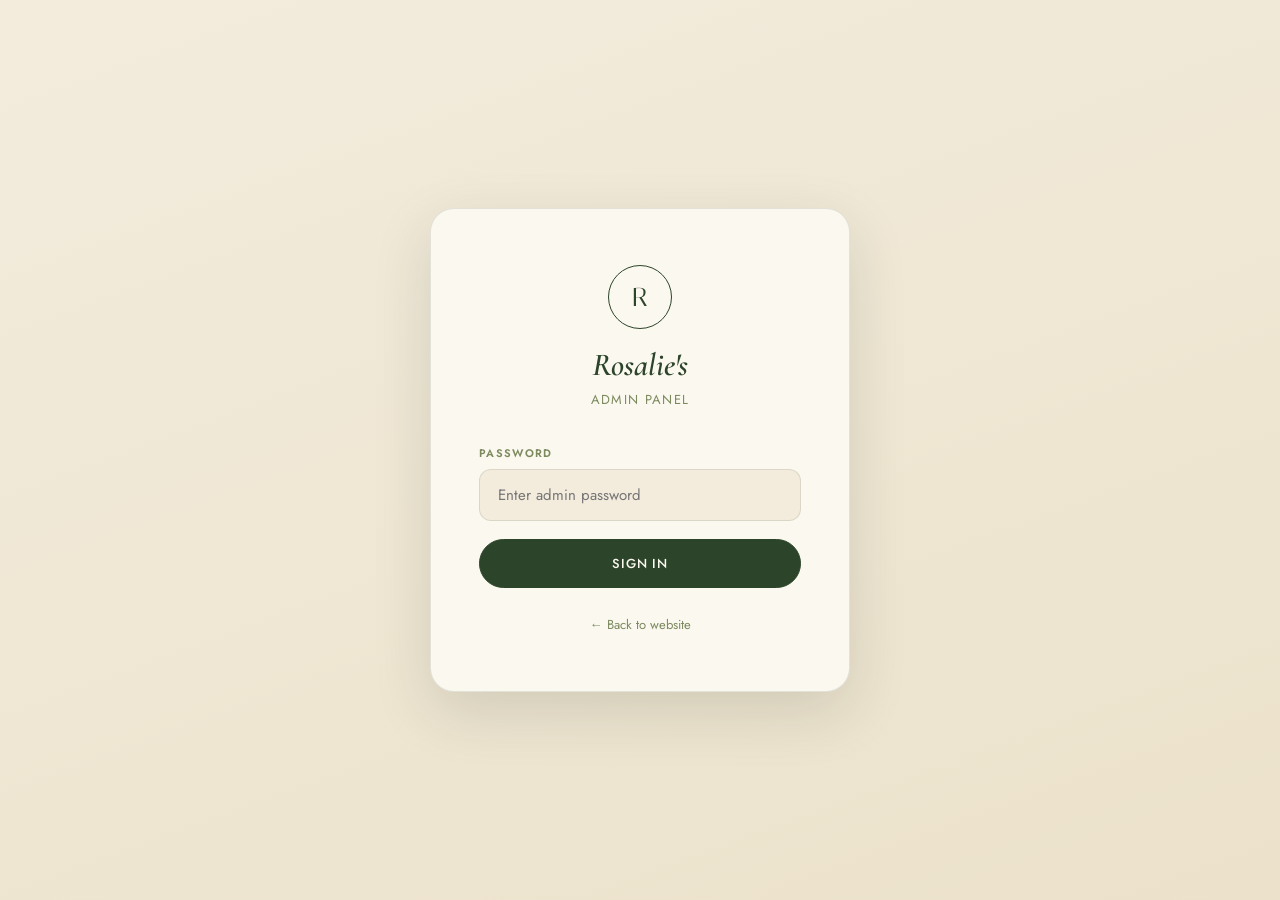
<file: admin.html>
<!DOCTYPE html>
<html lang="en">
<head>
<meta charset="UTF-8">
<meta name="viewport" content="width=device-width, initial-scale=1.0">
<title>Rosalie's Kakanin — Admin</title>
<meta name="robots" content="noindex, nofollow">
<link rel="preconnect" href="https://fonts.googleapis.com">
<link rel="preconnect" href="https://fonts.gstatic.com" crossorigin>
<link href="https://fonts.googleapis.com/css2?family=Cormorant+Garamond:ital,wght@0,400;0,500;0,600;1,400;1,500;1,600&family=Italiana&family=Jost:wght@300;400;500;600&display=swap" rel="stylesheet">
<link rel="stylesheet" href="css/admin.css">
</head>
<body>

<!-- ============================================
     LOGIN SCREEN
     ============================================ -->
<div class="login-screen">
  <div class="login-card">
    <div class="logo">R</div>
    <h1>Rosalie's</h1>
    <div class="subtitle">Admin Panel</div>
    <form id="loginForm">
      <div class="form-group">
        <label>Password</label>
        <input type="password" id="loginPassword" placeholder="Enter admin password" required autocomplete="current-password">
      </div>
      <button type="submit" class="btn btn-primary btn-full">Sign In</button>
      <div class="login-error" id="loginError">Incorrect password. Please try again.</div>
    </form>
    <div style="margin-top: 24px;">
      <a href="index.html" style="font-size: 13px; color: var(--sage);">&larr; Back to website</a>
    </div>
  </div>
</div>

<!-- ============================================
     ADMIN LAYOUT
     ============================================ -->
<div class="admin-layout">

  <!-- Sidebar -->
  <aside class="sidebar">
    <div class="sidebar-brand">
      <h2>Rosalie's</h2>
      <span>Admin Panel</span>
    </div>

    <nav class="sidebar-nav">
      <a href="#" data-panel="dashboardPanel" class="active">
        <span class="icon">&#9632;</span> Dashboard
      </a>
      <a href="#" data-panel="postsPanel">
        <span class="icon">&#9998;</span> Posts
      </a>
      <a href="#" data-panel="createPanel">
        <span class="icon">&#10010;</span> Create Post
      </a>
      <div class="nav-divider"></div>
      <a href="#" data-panel="aiPanel">
        <span class="icon">&#10024;</span> AI Agent
      </a>
      <a href="#" data-panel="socialPanel">
        <span class="icon">&#127760;</span> Social Media
      </a>
      <div class="nav-divider"></div>
      <a href="#" data-panel="settingsPanel">
        <span class="icon">&#9881;</span> Settings
      </a>
    </nav>

    <div class="sidebar-footer">
      <a href="index.html">&#8592; View Website</a>
      <a href="#" onclick="App.logout(); return false;" style="margin-top: 8px;">&#10005; Log Out</a>
    </div>
  </aside>

  <!-- Main Content Area -->
  <main class="admin-main">

    <div class="admin-topbar">
      <div style="display:flex; align-items:center; gap:12px;">
        <button class="mobile-sidebar-toggle btn btn-secondary" style="display:none; padding:8px 12px;">&#9776;</button>
        <h1>Dashboard</h1>
      </div>
      <div class="topbar-actions">
        <a href="index.html" class="btn btn-secondary" style="font-size:12px;">View Site</a>
      </div>
    </div>

    <!-- ===== DASHBOARD ===== -->
    <div class="admin-panel active" id="dashboardPanel">
      <div class="stats-grid">
        <div class="stat-card">
          <div class="stat-label">Total Posts</div>
          <div class="stat-value" id="statTotalPosts">0</div>
        </div>
        <div class="stat-card">
          <div class="stat-label">Published</div>
          <div class="stat-value" id="statPublished">0</div>
        </div>
        <div class="stat-card">
          <div class="stat-label">Social Posts</div>
          <div class="stat-value" id="statSocialPosts">0</div>
        </div>
        <div class="stat-card">
          <div class="stat-label">AI Generated</div>
          <div class="stat-value" id="statAIGenerated">0</div>
        </div>
      </div>

      <div class="panel-card">
        <h3>Quick Actions</h3>
        <div style="display:flex; gap:12px; flex-wrap:wrap;">
          <a href="#" class="btn btn-primary" onclick="document.querySelector('[data-panel=createPanel]').click(); return false;">Create New Post</a>
          <a href="#" class="btn btn-gold" onclick="document.querySelector('[data-panel=aiPanel]').click(); return false;">Open AI Agent</a>
          <a href="#" class="btn btn-secondary" onclick="document.querySelector('[data-panel=socialPanel]').click(); return false;">Social Media Settings</a>
        </div>
      </div>

      <div class="panel-card">
        <h3>Recent Posts</h3>
        <div id="dashboardRecentPosts">
          <p style="text-align:center; color:var(--sage); padding:20px;">No posts yet. Create your first post to get started!</p>
        </div>
      </div>
    </div>

    <!-- ===== POSTS LIST ===== -->
    <div class="admin-panel" id="postsPanel">
      <div class="panel-card">
        <div class="card-header">
          <h3>All Posts</h3>
          <a href="#" class="btn btn-primary" onclick="document.querySelector('[data-panel=createPanel]').click(); return false;">New Post</a>
        </div>
        <div id="postsList"></div>
      </div>
    </div>

    <!-- ===== CREATE POST ===== -->
    <div class="admin-panel" id="createPanel">
      <div class="panel-card">
        <h3>Create New Post</h3>
        <form id="createPostForm">
          <div class="form-group">
            <label>Post Title</label>
            <input type="text" id="postTitle" placeholder="e.g., Fresh Bibingka Special — Available This Weekend!" required>
          </div>
          <div class="form-group">
            <label>Content</label>
            <textarea id="postContent" placeholder="Write your post content here... Describe the product, create urgency, make them crave it!" required></textarea>
          </div>
          <div class="form-group">
            <label>Category</label>
            <select id="postCategory">
              <option value="promotion">Promotion</option>
              <option value="new-product">New Product</option>
              <option value="announcement">Announcement</option>
              <option value="blog">Blog Post</option>
              <option value="event">Event / Fiesta</option>
            </select>
          </div>

          <div style="display:flex; align-items:center; gap:12px; margin: 20px 0;">
            <label class="toggle-switch">
              <input type="checkbox" id="postToSocial">
              <span class="slider"></span>
            </label>
            <span style="font-size:14px;">Auto-post to connected social media accounts</span>
          </div>

          <div style="display:flex; gap:12px;">
            <button type="submit" class="btn btn-primary">Publish Post</button>
            <button type="button" class="btn btn-gold" onclick="document.querySelector('[data-panel=aiPanel]').click();">Use AI Agent to Write</button>
          </div>
        </form>
      </div>
    </div>

    <!-- ===== AI MARKETING AGENT ===== -->
    <div class="admin-panel" id="aiPanel">
      <div class="panel-card">
        <h3>AI Marketing Agent</h3>
        <p style="font-size:14px; color:var(--sage); margin-bottom:20px;">
          Your AI-powered food marketing specialist. Get mouth-watering copy, social media captions, SEO keywords, and promotional ideas — all tailored for Rosalie's Kakanin.
        </p>

        <div class="ai-quick-actions">
          <button class="ai-quick-btn" data-prompt="Write a mouth-watering product description for our Bibingka Special">Bibingka Description</button>
          <button class="ai-quick-btn" data-prompt="Create 3 social media captions for Facebook and Instagram">Social Media Captions</button>
          <button class="ai-quick-btn" data-prompt="Give me SEO keywords and meta description for our website">SEO Keywords</button>
          <button class="ai-quick-btn" data-prompt="Create TikTok video ideas and scripts for our kakanin">TikTok Ideas</button>
          <button class="ai-quick-btn" data-prompt="Write a weekend promo post with urgency and scarcity">Promo Post</button>
          <button class="ai-quick-btn" data-prompt="Write a fiesta bulk order announcement">Fiesta Announcement</button>
        </div>

        <div class="ai-chat" id="aiChat">
          <div class="ai-message agent">
            <div class="avatar">&#129302;</div>
            <div class="bubble">
              Kumusta! I'm Rosalie's Marketing Agent &#127811;<br><br>
              I specialize in creating irresistible food content that makes your customers crave kakanin. I can write:<br><br>
              &#8226; <strong>Product descriptions</strong> that make people taste the food<br>
              &#8226; <strong>Social media captions</strong> for FB, IG & TikTok<br>
              &#8226; <strong>SEO content</strong> to boost your search ranking<br>
              &#8226; <strong>Promo ideas</strong> that create urgency<br>
              &#8226; <strong>Video scripts</strong> for TikTok/Reels<br><br>
              Try the quick buttons above, or just ask me anything!
            </div>
          </div>
        </div>

        <div class="ai-input-row">
          <input type="text" id="aiInput" placeholder="Ask me to write something... e.g., 'Write a caption for our new Ube Sapin-Sapin'">
          <button class="btn btn-primary" id="aiSend">Send</button>
        </div>
      </div>

      <div class="panel-card">
        <h3>AI Settings</h3>
        <p style="font-size:13px; color:var(--sage); margin-bottom:16px;">
          Connect your Claude API key for smarter, more creative responses. Without an API key, the agent uses built-in templates.
        </p>
        <div class="form-group">
          <label>Claude API Key (Optional)</label>
          <input type="password" id="claudeApiKey" placeholder="sk-ant-...">
        </div>
        <button class="btn btn-secondary" onclick="App.settings.aiApiKey = document.getElementById('claudeApiKey').value; App.saveData(); showToast('API key saved!', 'success');">Save API Key</button>
      </div>
    </div>

    <!-- ===== SOCIAL MEDIA SETTINGS ===== -->
    <div class="admin-panel" id="socialPanel">
      <div class="panel-card">
        <h3>Social Media Accounts</h3>
        <p style="font-size:14px; color:var(--sage); margin-bottom:24px;">
          Connect your social media accounts to automatically share posts when you publish. When you create a post and enable auto-posting, it will be shared to all connected platforms.
        </p>

        <!-- Facebook -->
        <div class="social-account">
          <div class="platform-icon fb">f</div>
          <div class="platform-info">
            <h4>Facebook Page</h4>
            <p>Auto-post to your Facebook Page when publishing</p>
          </div>
          <label class="toggle-switch">
            <input type="checkbox" id="fbEnabled">
            <span class="slider"></span>
          </label>
        </div>
        <div class="panel-card" style="margin-left:60px; padding:20px; margin-bottom:20px;">
          <div class="form-group">
            <label>Facebook Page URL</label>
            <input type="text" id="fbUrl" placeholder="https://www.facebook.com/rosalieskakanin">
          </div>
          <div class="form-group">
            <label>Page ID</label>
            <input type="text" id="fbPageId" placeholder="Your Facebook Page ID">
          </div>
          <div class="form-group">
            <label>Page Access Token</label>
            <input type="password" id="fbToken" placeholder="Your page access token from Meta Developer">
          </div>
        </div>

        <!-- Instagram -->
        <div class="social-account">
          <div class="platform-icon ig">&#9830;</div>
          <div class="platform-info">
            <h4>Instagram Business</h4>
            <p>Auto-post to your Instagram Business account</p>
          </div>
          <label class="toggle-switch">
            <input type="checkbox" id="igEnabled">
            <span class="slider"></span>
          </label>
        </div>
        <div class="panel-card" style="margin-left:60px; padding:20px; margin-bottom:20px;">
          <div class="form-group">
            <label>Instagram Profile URL</label>
            <input type="text" id="igUrl" placeholder="https://www.instagram.com/rosalieskakanin">
          </div>
          <div class="form-group">
            <label>Instagram Business Account ID</label>
            <input type="text" id="igAccountId" placeholder="Your Instagram Business Account ID">
          </div>
          <div class="form-group">
            <label>Access Token</label>
            <input type="password" id="igToken" placeholder="Your access token from Meta Developer">
          </div>
        </div>

        <!-- TikTok -->
        <div class="social-account">
          <div class="platform-icon tt">&#9835;</div>
          <div class="platform-info">
            <h4>TikTok</h4>
            <p>Auto-post to your TikTok account</p>
          </div>
          <label class="toggle-switch">
            <input type="checkbox" id="ttEnabled">
            <span class="slider"></span>
          </label>
        </div>
        <div class="panel-card" style="margin-left:60px; padding:20px; margin-bottom:20px;">
          <div class="form-group">
            <label>TikTok Profile URL</label>
            <input type="text" id="ttUrl" placeholder="https://www.tiktok.com/@rosalieskakanin">
          </div>
          <div class="form-group">
            <label>Open ID</label>
            <input type="text" id="ttOpenId" placeholder="Your TikTok Open ID">
          </div>
          <div class="form-group">
            <label>Access Token</label>
            <input type="password" id="ttToken" placeholder="Your TikTok access token">
          </div>
        </div>

        <button class="btn btn-primary" id="saveSocialSettings">Save All Settings</button>
      </div>

      <div class="panel-card">
        <h3>How to Get API Keys</h3>
        <div style="font-size:14px; line-height:1.8; color: var(--ink);">
          <p><strong>Facebook & Instagram:</strong></p>
          <ol style="margin-left:20px; margin-bottom:16px;">
            <li>Go to <strong>developers.facebook.com</strong> and create a Meta Developer account</li>
            <li>Create a new App (type: Business)</li>
            <li>Add the "Pages API" and "Instagram Graph API" products</li>
            <li>Generate a Page Access Token with <code>pages_manage_posts</code> permission</li>
            <li>For Instagram, link your Instagram Business account to your Facebook Page</li>
          </ol>
          <p><strong>TikTok:</strong></p>
          <ol style="margin-left:20px;">
            <li>Go to <strong>developers.tiktok.com</strong> and create a Developer account</li>
            <li>Create a new App and request the "Content Posting API" scope</li>
            <li>After approval, generate your Access Token</li>
          </ol>
        </div>
      </div>
    </div>

    <!-- ===== SETTINGS ===== -->
    <div class="admin-panel" id="settingsPanel">
      <div class="panel-card">
        <h3>Admin Settings</h3>
        <p style="font-size:14px; color:var(--sage); margin-bottom:20px;">
          General settings for your admin panel.
        </p>
        <div class="form-group">
          <label>Admin Password</label>
          <input type="password" id="settingsPassword" placeholder="Current password: rosalies2026" disabled>
          <p style="font-size:12px; color:var(--sage); margin-top:6px;">
            To change the admin password, edit the <code>ADMIN_PASSWORD</code> variable in <code>js/admin.js</code>
          </p>
        </div>
      </div>

      <div class="panel-card">
        <h3>Data Management</h3>
        <div style="display:flex; gap:12px; flex-wrap:wrap;">
          <button class="btn btn-secondary" onclick="
            const data = JSON.stringify({posts: App.posts, settings: App.settings}, null, 2);
            const blob = new Blob([data], {type:'application/json'});
            const a = document.createElement('a');
            a.href = URL.createObjectURL(blob);
            a.download = 'rosalies-backup-' + new Date().toISOString().slice(0,10) + '.json';
            a.click();
            showToast('Backup downloaded!', 'success');
          ">Export Backup</button>
          <button class="btn btn-danger" onclick="
            if(confirm('Are you sure? This will delete all posts and settings.')) {
              localStorage.removeItem('rosalies_admin');
              location.reload();
            }
          ">Reset All Data</button>
        </div>
      </div>

      <div class="panel-card">
        <h3>About</h3>
        <p style="font-size:14px; color:var(--ink); line-height:1.7;">
          <strong>Rosalie's Kakanin Admin Panel</strong><br>
          Version 1.0<br><br>
          Features:<br>
          &#8226; Post creation & management<br>
          &#8226; AI-powered marketing content generation<br>
          &#8226; Auto-posting to Facebook, Instagram & TikTok<br>
          &#8226; SEO optimization tools<br><br>
          Built with love for Rosalie's Kakanin &#127811;
        </p>
      </div>
    </div>

  </main>
</div>

<script src="js/admin.js"></script>
</body>
</html>
</file>
<file: css/style.css>
/* ============================================
   ROSALIE'S KAKANIN — Apple-Inspired Design System
   ============================================ */

:root {
  --cream: #F3ECDD;
  --cream-deep: #ECE2CB;
  --forest: #2C4429;
  --forest-deep: #1C2E1A;
  --sage: #7C8A5E;
  --gold: #C7901E;
  --gold-light: #e8b44a;
  --plum: #5B3358;
  --ink: #2B2A24;
  --paper: #FBF8F0;
  --line: rgba(44, 68, 41, 0.12);
  --shadow-sm: 0 2px 8px rgba(28, 46, 26, 0.06);
  --shadow-md: 0 8px 30px rgba(28, 46, 26, 0.10);
  --shadow-lg: 0 20px 60px rgba(28, 46, 26, 0.14);
  --shadow-xl: 0 30px 80px rgba(28, 46, 26, 0.18);
  --radius-sm: 12px;
  --radius-md: 18px;
  --radius-lg: 24px;
  --radius-pill: 999px;
  --transition-fast: 0.2s cubic-bezier(0.4, 0, 0.2, 1);
  --transition-smooth: 0.4s cubic-bezier(0.25, 0.46, 0.45, 0.94);
  --transition-spring: 0.5s cubic-bezier(0.34, 1.56, 0.64, 1);
}

* { margin: 0; padding: 0; box-sizing: border-box; }
html { scroll-behavior: smooth; }

body {
  background: var(--cream);
  color: var(--ink);
  font-family: -apple-system, 'SF Pro Display', 'SF Pro Text', 'Jost', 'Helvetica Neue', sans-serif;
  font-weight: 400;
  overflow-x: hidden;
  -webkit-font-smoothing: antialiased;
  -moz-osx-font-smoothing: grayscale;
}

.display { font-family: 'Italiana', serif; letter-spacing: 0.04em; }
.script { font-family: 'Cormorant Garamond', serif; font-style: italic; font-weight: 500; }
a { color: inherit; text-decoration: none; }
img, svg { display: block; }
button { font-family: inherit; cursor: pointer; border: none; background: none; }

/* ===== Utility ===== */
.wrap { max-width: 1140px; margin: 0 auto; padding: 0 28px; }
.wrap-wide { max-width: 1320px; margin: 0 auto; padding: 0 28px; }

.eyebrow {
  font-family: 'Jost', -apple-system, sans-serif;
  letter-spacing: 0.28em;
  text-transform: uppercase;
  font-size: 11px;
  color: var(--sage);
  font-weight: 600;
}

/* ===== Scroll Animations ===== */
.reveal {
  opacity: 0;
  transform: translateY(40px);
  transition: opacity 0.8s cubic-bezier(0.25, 0.46, 0.45, 0.94),
              transform 0.8s cubic-bezier(0.25, 0.46, 0.45, 0.94);
}
.reveal.visible {
  opacity: 1;
  transform: translateY(0);
}
.reveal-delay-1 { transition-delay: 0.1s; }
.reveal-delay-2 { transition-delay: 0.2s; }
.reveal-delay-3 { transition-delay: 0.3s; }
.reveal-delay-4 { transition-delay: 0.4s; }
.reveal-delay-5 { transition-delay: 0.5s; }

/* ===== Vine Divider ===== */
.vine-divider { width: 100%; display: flex; justify-content: center; margin: 6px 0; }
.vine-divider svg { width: 220px; height: 30px; }
.vine-divider path { stroke: var(--sage); }

/* ============================================
   HEADER — Glassmorphism
   ============================================ */
header {
  position: sticky;
  top: 0;
  z-index: 100;
  background: rgba(243, 236, 221, 0.72);
  backdrop-filter: blur(20px) saturate(180%);
  -webkit-backdrop-filter: blur(20px) saturate(180%);
  border-bottom: 1px solid rgba(44, 68, 41, 0.08);
  transition: background var(--transition-fast), box-shadow var(--transition-fast);
}
header.scrolled {
  background: rgba(243, 236, 221, 0.88);
  box-shadow: 0 1px 20px rgba(28, 46, 26, 0.08);
}

.nav {
  display: flex;
  align-items: center;
  justify-content: space-between;
  padding: 16px 28px;
  max-width: 1140px;
  margin: 0 auto;
}

.brandmark { display: flex; align-items: center; gap: 12px; }
.brandmark .ring {
  width: 42px; height: 42px; border-radius: 50%;
  border: 1.5px solid var(--forest);
  display: flex; align-items: center; justify-content: center;
  font-family: 'Italiana', serif;
  color: var(--forest);
  font-size: 18px;
  transition: all var(--transition-smooth);
}
.brandmark:hover .ring {
  background: var(--forest);
  color: var(--cream);
  transform: rotate(360deg);
  transition: all 0.6s cubic-bezier(0.34, 1.56, 0.64, 1);
}
.brandmark .word {
  font-family: 'Cormorant Garamond', serif;
  font-style: italic;
  font-weight: 600;
  font-size: 22px;
  color: var(--forest);
}

nav.links { display: flex; gap: 32px; font-size: 13px; letter-spacing: 0.06em; text-transform: uppercase; }
nav.links a {
  position: relative;
  color: var(--forest-deep);
  opacity: 0.7;
  transition: opacity var(--transition-fast);
  padding: 4px 0;
}
nav.links a:hover { opacity: 1; }
nav.links a::after {
  content: "";
  position: absolute;
  left: 50%; bottom: -4px;
  height: 2px; width: 0%;
  background: var(--gold);
  border-radius: 2px;
  transition: width 0.3s cubic-bezier(0.34, 1.56, 0.64, 1), left 0.3s cubic-bezier(0.34, 1.56, 0.64, 1);
}
nav.links a:hover::after { width: 100%; left: 0; }

.nav-right { display: flex; align-items: center; gap: 16px; }

.social-nav { display: flex; gap: 8px; }
.social-nav a {
  width: 34px; height: 34px;
  border-radius: 50%;
  display: flex; align-items: center; justify-content: center;
  transition: all var(--transition-spring);
  color: var(--forest);
  font-size: 16px;
}
.social-nav a:hover {
  background: var(--forest);
  color: var(--cream);
  transform: scale(1.15) translateY(-2px);
}
.social-nav a svg { width: 16px; height: 16px; fill: currentColor; }

.order-btn {
  background: var(--forest);
  color: var(--paper);
  padding: 11px 24px;
  border-radius: var(--radius-pill);
  font-size: 12.5px;
  font-weight: 500;
  letter-spacing: 0.08em;
  text-transform: uppercase;
  border: 1.5px solid var(--forest);
  transition: all var(--transition-smooth);
  position: relative;
  overflow: hidden;
}
.order-btn::before {
  content: '';
  position: absolute;
  top: 0; left: -100%;
  width: 100%; height: 100%;
  background: linear-gradient(90deg, transparent, rgba(255,255,255,0.15), transparent);
  transition: left 0.5s ease;
}
.order-btn:hover::before { left: 100%; }
.order-btn:hover {
  background: transparent;
  color: var(--forest);
  transform: scale(1.03);
}
.order-btn:active { transform: scale(0.97); }

/* Mobile Menu */
.menu-toggle {
  display: none;
  flex-direction: column;
  gap: 5px;
  cursor: pointer;
  padding: 8px;
  z-index: 200;
}
.menu-toggle span {
  width: 22px; height: 2px;
  background: var(--forest);
  border-radius: 2px;
  transition: all 0.3s ease;
  display: block;
}
.menu-toggle.active span:nth-child(1) { transform: rotate(45deg) translate(5px, 5px); }
.menu-toggle.active span:nth-child(2) { opacity: 0; }
.menu-toggle.active span:nth-child(3) { transform: rotate(-45deg) translate(5px, -5px); }

.mobile-menu {
  position: fixed;
  top: 0; right: -100%;
  width: 320px; height: 100vh;
  background: rgba(243, 236, 221, 0.97);
  backdrop-filter: blur(30px);
  -webkit-backdrop-filter: blur(30px);
  z-index: 150;
  padding: 100px 40px 40px;
  transition: right 0.4s cubic-bezier(0.25, 0.46, 0.45, 0.94);
  box-shadow: -10px 0 40px rgba(0,0,0,0.1);
}
.mobile-menu.open { right: 0; }
.mobile-menu a {
  display: block;
  font-size: 20px;
  font-family: 'Cormorant Garamond', serif;
  font-style: italic;
  color: var(--forest);
  padding: 16px 0;
  border-bottom: 1px solid var(--line);
  transition: padding-left var(--transition-smooth);
}
.mobile-menu a:hover { padding-left: 12px; }
.mobile-menu .mobile-social {
  display: flex;
  gap: 16px;
  margin-top: 30px;
}
.mobile-menu .mobile-social a {
  width: 44px; height: 44px;
  border-radius: 50%;
  border: 1px solid var(--forest);
  display: flex; align-items: center; justify-content: center;
  padding: 0; font-size: 18px;
}
.mobile-overlay {
  position: fixed;
  top: 0; left: 0;
  width: 100%; height: 100%;
  background: rgba(0, 0, 0, 0.3);
  z-index: 140;
  opacity: 0;
  pointer-events: none;
  transition: opacity 0.3s ease;
}
.mobile-overlay.visible {
  opacity: 1;
  pointer-events: all;
}

/* ============================================
   HERO
   ============================================ */
.hero {
  position: relative;
  padding: 60px 28px 50px;
  text-align: center;
  overflow: hidden;
}

.leaf-corner { display: none; }

/* Hero Photo Mosaic */
.hero-mosaic {
  display: grid;
  grid-template-columns: repeat(6, 1fr);
  grid-template-rows: 180px 180px;
  gap: 10px;
  margin-top: 36px;
  margin-bottom: 10px;
  border-radius: var(--radius-lg);
  overflow: hidden;
}
.hero-mosaic .mosaic-item {
  border-radius: var(--radius-sm);
  overflow: hidden;
  position: relative;
  opacity: 0;
  transform: translateY(20px);
  animation: tileRise 0.6s ease forwards;
}
.hero-mosaic .mosaic-item:nth-child(1) { grid-column: span 2; animation-delay: 0.05s; }
.hero-mosaic .mosaic-item:nth-child(2) { grid-column: span 2; animation-delay: 0.15s; }
.hero-mosaic .mosaic-item:nth-child(3) { grid-column: span 2; animation-delay: 0.25s; }
.hero-mosaic .mosaic-item:nth-child(4) { grid-column: span 3; animation-delay: 0.35s; }
.hero-mosaic .mosaic-item:nth-child(5) { grid-column: span 3; animation-delay: 0.45s; }
.hero-mosaic .mosaic-item img {
  width: 100%;
  height: 100%;
  object-fit: cover;
  object-position: center 40%;
  transition: transform 0.6s cubic-bezier(0.25, 0.46, 0.45, 0.94);
}
.hero-mosaic .mosaic-item:hover img {
  transform: scale(1.08);
}
.hero-mosaic .mosaic-item::after {
  content: '';
  position: absolute;
  inset: 0;
  background: linear-gradient(180deg, transparent 40%, rgba(28, 46, 26, 0.35));
  opacity: 0;
  transition: opacity var(--transition-smooth);
}
.hero-mosaic .mosaic-item:hover::after { opacity: 1; }
.hero-mosaic .mosaic-item .mosaic-label {
  position: absolute;
  bottom: 0;
  left: 0;
  right: 0;
  padding: 12px 16px;
  color: #fff;
  font-size: 13px;
  font-weight: 500;
  letter-spacing: 0.06em;
  text-transform: uppercase;
  z-index: 2;
  transform: translateY(100%);
  transition: transform 0.4s cubic-bezier(0.25, 0.46, 0.45, 0.94);
}
.hero-mosaic .mosaic-item:hover .mosaic-label { transform: translateY(0); }

.hero .crest {
  width: 68px; height: 68px;
  margin: 0 auto 8px;
  border-radius: 50%;
  border: 1.5px solid var(--forest);
  display: flex; align-items: center; justify-content: center;
  font-family: 'Italiana', serif;
  font-size: 28px;
  color: var(--forest);
  animation: float 4s ease-in-out infinite;
}
@keyframes float {
  0%, 100% { transform: translateY(0); }
  50% { transform: translateY(-8px); }
}

h1.brand {
  font-family: 'Cormorant Garamond', serif;
  font-style: italic;
  font-weight: 600;
  font-size: clamp(56px, 11vw, 118px);
  color: var(--forest);
  line-height: 0.95;
  margin: 8px 0 4px;
  opacity: 0;
  animation: heroFade 1s ease 0.2s forwards;
}
@keyframes heroFade {
  from { opacity: 0; transform: translateY(20px); }
  to { opacity: 1; transform: translateY(0); }
}

.subbrand {
  font-family: 'Italiana', serif;
  letter-spacing: 0.34em;
  font-size: clamp(15px, 2vw, 22px);
  color: var(--forest-deep);
  margin-bottom: 10px;
  opacity: 0;
  animation: heroFade 1s ease 0.4s forwards;
}

.tagline {
  font-size: 13px;
  letter-spacing: 0.18em;
  text-transform: uppercase;
  color: var(--sage);
  margin: 16px 0 38px;
  opacity: 0;
  animation: heroFade 1s ease 0.6s forwards;
}

/* Hero Photo Tiles */
.hero-photo-row {
  display: flex;
  justify-content: center;
  gap: 16px;
  flex-wrap: wrap;
  margin-top: 10px;
  perspective: 800px;
}
.kakanin-tile {
  width: 132px; height: 132px;
  border-radius: var(--radius-sm);
  position: relative;
  box-shadow: var(--shadow-md);
  display: flex; align-items: flex-end; justify-content: center;
  overflow: hidden;
  transform: translateY(30px);
  opacity: 0;
  animation: tileRise 0.7s cubic-bezier(0.25, 0.46, 0.45, 0.94) forwards;
  cursor: pointer;
  transition: transform 0.4s cubic-bezier(0.34, 1.56, 0.64, 1),
              box-shadow var(--transition-smooth);
}
.kakanin-tile:hover {
  transform: translateY(-8px) scale(1.05);
  box-shadow: var(--shadow-xl);
}
.kakanin-tile:active { transform: translateY(-4px) scale(0.98); }
.kakanin-tile:nth-child(1) { animation-delay: 0.1s; }
.kakanin-tile:nth-child(2) { animation-delay: 0.2s; }
.kakanin-tile:nth-child(3) { animation-delay: 0.3s; }
.kakanin-tile:nth-child(4) { animation-delay: 0.4s; }
.kakanin-tile:nth-child(5) { animation-delay: 0.5s; }
@keyframes tileRise {
  to { transform: translateY(0); opacity: 1; }
}

.kakanin-tile .label {
  font-size: 10px;
  letter-spacing: 0.12em;
  text-transform: uppercase;
  color: rgba(255, 255, 255, 0.95);
  background: rgba(20, 20, 12, 0.35);
  backdrop-filter: blur(4px);
  width: 100%; text-align: center;
  padding: 8px 0;
  font-family: 'Jost', sans-serif;
  font-weight: 500;
  transform: translateY(100%);
  transition: transform 0.3s cubic-bezier(0.25, 0.46, 0.45, 0.94);
}
.kakanin-tile:hover .label { transform: translateY(0); }

/* Kakanin color swatches */
.ube { background: linear-gradient(160deg, #7b4a78, #4B2C49 75%); }
.biko { background: linear-gradient(160deg, #d4a23a, #b5781a 75%); }
.coconut { background: linear-gradient(160deg, #f1ead8, #d8caa6 75%); }
.pandan { background: linear-gradient(160deg, #7e9457, #586b3a 75%); }
.bibingka { background: linear-gradient(160deg, #e3b94f, #c7901e 75%); }
.ube .label, .pandan .label { color: #f3ecdd; }

/* Info Strip */
.strip-info {
  margin-top: 48px;
  display: inline-flex;
  gap: 32px;
  flex-wrap: wrap;
  justify-content: center;
  background: var(--forest);
  color: var(--cream);
  padding: 18px 40px;
  border-radius: var(--radius-pill);
  font-size: 13px;
  letter-spacing: 0.02em;
  box-shadow: var(--shadow-lg);
  transition: transform var(--transition-smooth);
}
.strip-info:hover { transform: scale(1.02); }
.strip-info span { display: flex; align-items: center; gap: 8px; }
.strip-info .dot { color: var(--gold); }

/* ============================================
   SECTIONS — General
   ============================================ */
section { padding: 100px 0; position: relative; }
.section-head { text-align: center; max-width: 640px; margin: 0 auto 60px; }
.section-head h2 {
  font-family: 'Cormorant Garamond', serif;
  font-style: italic;
  font-weight: 600;
  font-size: clamp(34px, 5vw, 52px);
  color: var(--forest);
  margin: 12px 0 16px;
  line-height: 1.1;
}
.section-head p {
  color: #5b5a4d;
  font-size: 15px;
  line-height: 1.8;
}

/* ============================================
   ABOUT
   ============================================ */
.about { background: var(--cream-deep); }
.about-grid {
  display: grid;
  grid-template-columns: 0.9fr 1.1fr;
  gap: 72px;
  align-items: center;
}

.about-art {
  aspect-ratio: 4/5;
  border-radius: var(--radius-lg);
  position: relative; overflow: hidden;
  box-shadow: var(--shadow-lg);
  transition: transform var(--transition-smooth);
}
.about-art:hover { transform: scale(1.02) rotate(-1deg); }
.about-art img {
  width: 100%;
  height: 100%;
  object-fit: cover;
  object-position: center top;
}

.about-copy h2 {
  font-family: 'Cormorant Garamond', serif;
  font-style: italic;
  font-weight: 600;
  font-size: clamp(30px, 4vw, 44px);
  color: var(--forest);
  line-height: 1.15;
  margin: 12px 0 24px;
}
.about-copy p {
  font-size: 15px;
  line-height: 1.9;
  color: #4d4c40;
  margin-bottom: 18px;
}
.about-copy .signoff {
  font-family: 'Cormorant Garamond', serif;
  font-style: italic;
  font-size: 20px;
  color: var(--forest);
  margin-top: 12px;
}

/* ============================================
   MENU
   ============================================ */
.menu-grid {
  display: grid;
  grid-template-columns: repeat(3, 1fr);
  gap: 24px;
}

.menu-card {
  background: var(--paper);
  border: 1px solid var(--line);
  border-radius: var(--radius-md);
  overflow: hidden;
  transition: transform 0.4s cubic-bezier(0.34, 1.56, 0.64, 1),
              box-shadow var(--transition-smooth);
  cursor: pointer;
}
.menu-card:hover {
  transform: translateY(-10px);
  box-shadow: var(--shadow-xl);
}
.menu-card:active { transform: translateY(-6px) scale(0.98); }

.menu-card .swatch {
  height: 180px;
  position: relative;
  transition: height var(--transition-smooth);
  overflow: hidden;
}
.menu-card:hover .swatch { height: 195px; }
.menu-card .swatch::after {
  content: "";
  position: absolute; inset: 0;
  background: linear-gradient(180deg, transparent 50%, rgba(0, 0, 0, 0.15));
  z-index: 1;
}
.menu-card .swatch img {
  width: 100%;
  height: 100%;
  object-fit: cover;
  object-position: center 30%;
  transition: transform 0.5s cubic-bezier(0.25, 0.46, 0.45, 0.94);
}
.menu-card:hover .swatch img {
  transform: scale(1.08);
}

.menu-card .body { padding: 22px 24px 26px; }
.menu-card h3 {
  font-family: 'Cormorant Garamond', serif;
  font-style: italic;
  font-weight: 600;
  font-size: 23px;
  color: var(--forest-deep);
  margin-bottom: 8px;
  transition: color var(--transition-fast);
}
.menu-card:hover h3 { color: var(--forest); }
.menu-card p {
  font-size: 13.5px;
  color: #6b6a5d;
  line-height: 1.65;
  margin-bottom: 16px;
  min-height: 44px;
}
.menu-card .price {
  font-size: 13px;
  letter-spacing: 0.06em;
  color: var(--gold);
  font-weight: 600;
  display: inline-flex;
  align-items: center;
  gap: 6px;
}
.menu-card .price::before {
  content: '';
  width: 16px; height: 1px;
  background: var(--gold);
  opacity: 0;
  transition: opacity var(--transition-fast), width var(--transition-fast);
}
.menu-card:hover .price::before { opacity: 1; }

/* ============================================
   HOW TO ORDER
   ============================================ */
.order { background: var(--forest-deep); color: var(--cream); }
.order .section-head h2 { color: var(--cream); }
.order .section-head p { color: rgba(243, 236, 221, 0.7); }

.steps {
  display: grid;
  grid-template-columns: repeat(4, 1fr);
  gap: 24px;
}
.step {
  border: 1px solid rgba(243, 236, 221, 0.1);
  border-radius: var(--radius-md);
  padding: 32px 24px;
  background: rgba(243, 236, 221, 0.04);
  transition: all var(--transition-smooth);
  position: relative;
  overflow: hidden;
}
.step::before {
  content: '';
  position: absolute;
  top: 0; left: 0;
  width: 100%; height: 3px;
  background: linear-gradient(90deg, var(--gold), var(--gold-light));
  transform: scaleX(0);
  transform-origin: left;
  transition: transform 0.5s cubic-bezier(0.25, 0.46, 0.45, 0.94);
}
.step:hover::before { transform: scaleX(1); }
.step:hover {
  background: rgba(243, 236, 221, 0.08);
  border-color: rgba(243, 236, 221, 0.2);
  transform: translateY(-6px);
}

.step .num {
  font-family: 'Italiana', serif;
  font-size: 13px;
  letter-spacing: 0.2em;
  color: var(--gold);
  margin-bottom: 20px;
  display: block;
}
.step h4 {
  font-family: 'Cormorant Garamond', serif;
  font-style: italic;
  font-size: 22px;
  margin-bottom: 12px;
  font-weight: 600;
}
.step p {
  font-size: 13.5px;
  color: rgba(243, 236, 221, 0.65);
  line-height: 1.7;
}

/* ============================================
   GALLERY
   ============================================ */
.gallery { padding: 80px 0; }
.gallery-row {
  display: grid;
  grid-template-columns: repeat(5, 1fr);
  gap: 14px;
}
.gallery-row .ph {
  aspect-ratio: 1;
  border-radius: var(--radius-sm);
  transition: all var(--transition-spring);
  cursor: pointer;
  position: relative;
  overflow: hidden;
}
.gallery-row .ph::after {
  content: '';
  position: absolute;
  inset: 0;
  background: rgba(0, 0, 0, 0);
  border-radius: var(--radius-sm);
  transition: background var(--transition-smooth);
}
.gallery-row .ph:hover {
  transform: scale(1.08);
  box-shadow: var(--shadow-lg);
  z-index: 2;
}
.gallery-row .ph:hover::after {
  background: rgba(0, 0, 0, 0.05);
}

/* ============================================
   CONTACT
   ============================================ */
.contact { background: var(--cream-deep); }
.contact-grid {
  display: grid;
  grid-template-columns: 1fr 1fr;
  gap: 40px;
}

.contact-card {
  background: var(--paper);
  border-radius: var(--radius-lg);
  padding: 48px;
  border: 1px solid var(--line);
  box-shadow: var(--shadow-sm);
  transition: box-shadow var(--transition-smooth);
}
.contact-card:hover { box-shadow: var(--shadow-md); }

.contact-card .row {
  display: flex;
  gap: 18px;
  margin-bottom: 26px;
  align-items: flex-start;
}
.contact-card .row .ico {
  width: 42px; height: 42px;
  border-radius: 50%;
  border: 1.5px solid var(--forest);
  color: var(--forest);
  display: flex; align-items: center; justify-content: center;
  font-size: 16px;
  flex-shrink: 0;
  transition: all var(--transition-spring);
}
.contact-card .row:hover .ico {
  background: var(--forest);
  color: var(--cream);
  transform: scale(1.1);
}
.contact-card .row h5 {
  font-size: 11px;
  letter-spacing: 0.16em;
  text-transform: uppercase;
  color: var(--sage);
  margin-bottom: 5px;
  font-weight: 600;
}
.contact-card .row p { font-size: 15px; color: var(--ink); line-height: 1.55; }

.map-art {
  border-radius: var(--radius-lg);
  background: linear-gradient(160deg, var(--sage), var(--forest));
  display: flex; align-items: center; justify-content: center;
  position: relative; overflow: hidden;
  min-height: 300px;
  transition: transform var(--transition-smooth);
}
.map-art:hover { transform: scale(1.02); }

.map-art .pin { text-align: center; color: var(--cream); }
.map-art .pin .glyph {
  font-size: 40px;
  margin-bottom: 14px;
  animation: float 3s ease-in-out infinite;
}
.map-art .pin p {
  font-size: 13.5px;
  letter-spacing: 0.04em;
  max-width: 220px;
  margin: 0 auto;
  opacity: 0.85;
  line-height: 1.6;
}

.cta-row { text-align: center; margin-top: 50px; }
.cta-row a.order-btn { padding: 16px 48px; font-size: 13.5px; }

/* Social Links in Contact */
.social-links-section {
  display: flex;
  gap: 14px;
  margin-top: 28px;
  padding-top: 24px;
  border-top: 1px solid var(--line);
}
.social-link-card {
  flex: 1;
  display: flex;
  align-items: center;
  gap: 10px;
  padding: 14px 16px;
  border-radius: var(--radius-sm);
  border: 1px solid var(--line);
  background: var(--cream);
  transition: all var(--transition-spring);
  cursor: pointer;
  text-decoration: none;
}
.social-link-card:hover {
  transform: translateY(-3px);
  box-shadow: var(--shadow-md);
}
.social-link-card.facebook:hover { border-color: #1877F2; background: rgba(24,119,242,0.05); }
.social-link-card.instagram:hover { border-color: #E4405F; background: rgba(228,64,95,0.05); }
.social-link-card.tiktok:hover { border-color: #000; background: rgba(0,0,0,0.03); }
.social-link-card svg { width: 20px; height: 20px; flex-shrink: 0; }
.social-link-card span {
  font-size: 12px;
  letter-spacing: 0.05em;
  text-transform: uppercase;
  font-weight: 500;
}

/* ============================================
   FOOTER
   ============================================ */
footer {
  background: var(--forest-deep);
  color: rgba(243, 236, 221, 0.6);
  padding: 50px 28px 36px;
  font-size: 13px;
  letter-spacing: 0.04em;
}
.footer-inner {
  max-width: 1140px;
  margin: 0 auto;
  text-align: center;
}
footer .word {
  font-family: 'Cormorant Garamond', serif;
  font-style: italic;
  color: var(--cream);
  font-size: 22px;
  display: block;
  margin-bottom: 16px;
}

.footer-social {
  display: flex;
  justify-content: center;
  gap: 14px;
  margin-bottom: 20px;
}
.footer-social a {
  width: 40px; height: 40px;
  border-radius: 50%;
  border: 1px solid rgba(243, 236, 221, 0.2);
  display: flex; align-items: center; justify-content: center;
  color: var(--cream);
  transition: all var(--transition-spring);
}
.footer-social a:hover {
  background: var(--cream);
  color: var(--forest-deep);
  transform: scale(1.15) translateY(-3px);
  border-color: var(--cream);
}
.footer-social a svg { width: 16px; height: 16px; fill: currentColor; }

.footer-links {
  display: flex;
  justify-content: center;
  gap: 28px;
  margin-bottom: 20px;
}
.footer-links a {
  font-size: 12px;
  text-transform: uppercase;
  letter-spacing: 0.1em;
  color: rgba(243, 236, 221, 0.5);
  transition: color var(--transition-fast);
}
.footer-links a:hover { color: var(--cream); }

.footer-bottom {
  padding-top: 20px;
  border-top: 1px solid rgba(243, 236, 221, 0.08);
}

/* Admin link in footer */
.admin-link {
  color: rgba(243, 236, 221, 0.25);
  font-size: 11px;
  transition: color var(--transition-fast);
  margin-top: 10px;
  display: inline-block;
}
.admin-link:hover { color: rgba(243, 236, 221, 0.6); }

/* ============================================
   BACK TO TOP
   ============================================ */
.back-to-top {
  position: fixed;
  bottom: 30px;
  right: 30px;
  width: 48px;
  height: 48px;
  border-radius: 50%;
  background: var(--forest);
  color: var(--cream);
  display: flex;
  align-items: center;
  justify-content: center;
  font-size: 20px;
  box-shadow: var(--shadow-md);
  cursor: pointer;
  opacity: 0;
  transform: translateY(20px);
  transition: all var(--transition-smooth);
  z-index: 90;
  border: none;
}
.back-to-top.visible {
  opacity: 1;
  transform: translateY(0);
}
.back-to-top:hover {
  background: var(--gold);
  transform: translateY(-4px) scale(1.1);
}

/* ============================================
   LOADING SCREEN
   ============================================ */
.loader {
  position: fixed;
  inset: 0;
  background: var(--cream);
  z-index: 9999;
  display: flex;
  flex-direction: column;
  align-items: center;
  justify-content: center;
  transition: opacity 0.6s ease;
}
.loader.hidden { opacity: 0; pointer-events: none; }
.loader .loader-brand {
  font-family: 'Cormorant Garamond', serif;
  font-style: italic;
  font-weight: 600;
  font-size: 36px;
  color: var(--forest);
  margin-bottom: 20px;
}
.loader .loader-bar {
  width: 120px;
  height: 2px;
  background: var(--line);
  border-radius: 2px;
  overflow: hidden;
}
.loader .loader-bar::after {
  content: '';
  display: block;
  width: 40%;
  height: 100%;
  background: var(--forest);
  animation: loading 1s ease infinite;
}
@keyframes loading {
  0% { transform: translateX(-100%); }
  100% { transform: translateX(350%); }
}

/* ============================================
   RESPONSIVE
   ============================================ */
/* Policy grid responsive */
@media (max-width: 880px) {
  nav.links { display: none; }
  .social-nav { display: none; }
  .menu-toggle { display: flex; }
  .about-grid, .contact-grid { grid-template-columns: 1fr; }
  .menu-grid { grid-template-columns: repeat(2, 1fr); }
  .steps { grid-template-columns: repeat(2, 1fr); }
  .gallery-row { grid-template-columns: repeat(3, 1fr); }
  .hero-mosaic { grid-template-columns: repeat(2, 1fr); grid-template-rows: 150px 150px 150px; }
  .hero-mosaic .mosaic-item:nth-child(1) { grid-column: span 1; }
  .hero-mosaic .mosaic-item:nth-child(2) { grid-column: span 1; }
  .hero-mosaic .mosaic-item:nth-child(3) { grid-column: span 2; }
  .hero-mosaic .mosaic-item:nth-child(4) { grid-column: span 1; }
  .hero-mosaic .mosaic-item:nth-child(5) { grid-column: span 1; }
  section { padding: 70px 0; }
  .about-art { max-height: 350px; }
  .social-links-section { flex-direction: column; }
  #policy .reveal[style*="grid-template-columns"] { grid-template-columns: 1fr !important; }
}

@media (max-width: 520px) {
  .menu-grid { grid-template-columns: 1fr; }
  .steps { grid-template-columns: 1fr; }
  .gallery-row { grid-template-columns: repeat(2, 1fr); }
  .strip-info {
    flex-direction: column;
    align-items: flex-start;
    gap: 12px;
    border-radius: var(--radius-md);
  }
  .hero { padding: 60px 20px 40px; }
  h1.brand { font-size: 56px; }
  .contact-card { padding: 28px; }
  .footer-links { flex-direction: column; gap: 12px; }
}

@media (prefers-reduced-motion: reduce) {
  .kakanin-tile { animation: none; opacity: 1; transform: none; }
  .reveal { opacity: 1; transform: none; transition: none; }
  .hero .crest, .about-art .ring-deco, .map-art .pin .glyph { animation: none; }
  * { scroll-behavior: auto; transition-duration: 0s !important; animation-duration: 0s !important; }
}

/* ============================================
   CART SYSTEM — Add buttons, Sticky Bar, Modal
   ============================================ */

/* --- Add to Cart Button --- */
.add-to-cart-btn {
  display: inline-flex;
  align-items: center;
  justify-content: center;
  background: var(--gold);
  color: #fff;
  border: none;
  padding: 8px 22px;
  border-radius: var(--radius-pill);
  font-family: 'Jost', -apple-system, sans-serif;
  font-size: 12.5px;
  font-weight: 600;
  letter-spacing: 0.08em;
  text-transform: uppercase;
  cursor: pointer;
  margin-top: 14px;
  transition: all var(--transition-smooth);
  position: relative;
  overflow: hidden;
}
.add-to-cart-btn::before {
  content: '';
  position: absolute;
  top: 0; left: -100%;
  width: 100%; height: 100%;
  background: linear-gradient(90deg, transparent, rgba(255,255,255,0.25), transparent);
  transition: left 0.5s ease;
}
.add-to-cart-btn:hover::before { left: 100%; }
.add-to-cart-btn:hover {
  background: var(--gold-light);
  transform: scale(1.06);
  box-shadow: 0 4px 16px rgba(199, 144, 30, 0.35);
}
.add-to-cart-btn:active {
  transform: scale(0.96);
}

/* --- Cart Toast --- */
#cart-toast {
  position: fixed;
  bottom: 100px;
  left: 50%;
  transform: translateX(-50%) translateY(20px);
  background: var(--forest-deep);
  color: var(--cream);
  padding: 12px 28px;
  border-radius: var(--radius-pill);
  font-size: 13px;
  font-weight: 500;
  letter-spacing: 0.03em;
  z-index: 1100;
  opacity: 0;
  pointer-events: none;
  transition: opacity 0.3s ease, transform 0.3s ease;
  box-shadow: var(--shadow-lg);
}
#cart-toast.show {
  opacity: 1;
  transform: translateX(-50%) translateY(0);
}

/* --- Sticky Cart Bar --- */
#cart-bar {
  position: fixed;
  bottom: 0;
  left: 0;
  right: 0;
  z-index: 500;
  background: var(--forest-deep);
  color: var(--cream);
  transform: translateY(100%);
  transition: transform 0.4s cubic-bezier(0.25, 0.46, 0.45, 0.94);
  box-shadow: 0 -4px 30px rgba(28, 46, 26, 0.25);
}
#cart-bar.visible {
  transform: translateY(0);
}
.cart-bar-inner {
  max-width: 1140px;
  margin: 0 auto;
  padding: 14px 28px;
  display: flex;
  align-items: center;
  justify-content: space-between;
}
.cart-bar-info {
  display: flex;
  align-items: center;
  gap: 10px;
  font-size: 14px;
  font-weight: 500;
}
.cart-bar-icon {
  display: flex;
  align-items: center;
  color: var(--gold);
}
.cart-bar-count {
  color: var(--cream);
}
.cart-bar-dot {
  opacity: 0.4;
}
.cart-bar-total {
  color: var(--gold);
  font-weight: 600;
  font-size: 15px;
}
.cart-bar-btn {
  background: var(--gold);
  color: #fff;
  border: none;
  padding: 10px 28px;
  border-radius: var(--radius-pill);
  font-family: 'Jost', -apple-system, sans-serif;
  font-size: 13px;
  font-weight: 600;
  letter-spacing: 0.06em;
  text-transform: uppercase;
  cursor: pointer;
  transition: all var(--transition-smooth);
}
.cart-bar-btn:hover {
  background: var(--gold-light);
  transform: scale(1.05);
}
.cart-bar-btn:active {
  transform: scale(0.96);
}

/* Move back-to-top above cart bar when visible */
#cart-bar.visible ~ .back-to-top {
  bottom: 80px;
}

/* --- Cart Modal --- */
#cart-modal {
  position: fixed;
  inset: 0;
  z-index: 1000;
  display: flex;
  align-items: flex-end;
  justify-content: center;
  pointer-events: none;
  opacity: 0;
  transition: opacity 0.3s ease;
}
#cart-modal.open {
  pointer-events: all;
  opacity: 1;
}
.cart-modal-backdrop {
  position: absolute;
  inset: 0;
  background: rgba(0, 0, 0, 0.4);
  backdrop-filter: blur(4px);
  -webkit-backdrop-filter: blur(4px);
}
.cart-modal-drawer {
  position: relative;
  z-index: 1;
  width: 100%;
  max-width: 520px;
  max-height: 85vh;
  background: var(--paper);
  border-radius: var(--radius-lg) var(--radius-lg) 0 0;
  display: flex;
  flex-direction: column;
  transform: translateY(100%);
  transition: transform 0.4s cubic-bezier(0.25, 0.46, 0.45, 0.94);
  box-shadow: 0 -10px 60px rgba(28, 46, 26, 0.2);
}
#cart-modal.open .cart-modal-drawer {
  transform: translateY(0);
}
.cart-modal-header {
  display: flex;
  align-items: center;
  justify-content: space-between;
  padding: 24px 28px 18px;
  border-bottom: 1px solid var(--line);
}
.cart-modal-header h3 {
  font-family: 'Cormorant Garamond', serif;
  font-style: italic;
  font-weight: 600;
  font-size: 26px;
  color: var(--forest);
}
.cart-modal-close {
  width: 36px;
  height: 36px;
  border-radius: 50%;
  border: 1px solid var(--line);
  background: transparent;
  font-size: 22px;
  color: var(--ink);
  cursor: pointer;
  display: flex;
  align-items: center;
  justify-content: center;
  transition: all var(--transition-fast);
}
.cart-modal-close:hover {
  background: var(--cream-deep);
  transform: rotate(90deg);
}

.cart-modal-body {
  flex: 1;
  overflow-y: auto;
  padding: 16px 28px;
}

/* Cart empty state */
.cart-empty {
  text-align: center;
  padding: 48px 0;
}
.cart-empty p {
  font-family: 'Cormorant Garamond', serif;
  font-style: italic;
  font-size: 22px;
  color: var(--forest);
  margin-bottom: 8px;
}
.cart-empty .cart-empty-sub {
  font-family: 'Jost', -apple-system, sans-serif;
  font-style: normal;
  font-size: 13px;
  color: var(--sage);
}

/* Cart item row */
.cart-item {
  display: flex;
  align-items: center;
  gap: 14px;
  padding: 16px 0;
  border-bottom: 1px solid var(--line);
}
.cart-item:last-child {
  border-bottom: none;
}
.cart-item-swatch {
  width: 48px;
  height: 48px;
  border-radius: var(--radius-sm);
  background: linear-gradient(160deg, var(--gold), #8B6914 75%);
  flex-shrink: 0;
}
.cart-item-info {
  flex: 1;
  min-width: 0;
}
.cart-item-name {
  font-family: 'Cormorant Garamond', serif;
  font-style: italic;
  font-weight: 600;
  font-size: 16px;
  color: var(--forest-deep);
  white-space: nowrap;
  overflow: hidden;
  text-overflow: ellipsis;
}
.cart-item-price {
  font-size: 12px;
  color: var(--sage);
  margin-top: 2px;
}
.cart-item-controls {
  display: flex;
  align-items: center;
  gap: 0;
  border: 1px solid var(--line);
  border-radius: var(--radius-pill);
  overflow: hidden;
}
.qty-btn {
  width: 32px;
  height: 32px;
  border: none;
  background: transparent;
  font-size: 16px;
  color: var(--forest);
  cursor: pointer;
  display: flex;
  align-items: center;
  justify-content: center;
  transition: background var(--transition-fast);
}
.qty-btn:hover {
  background: var(--cream-deep);
}
.qty-num {
  width: 28px;
  text-align: center;
  font-size: 13px;
  font-weight: 600;
  color: var(--ink);
}
.cart-item-subtotal {
  font-size: 14px;
  font-weight: 600;
  color: var(--forest-deep);
  min-width: 60px;
  text-align: right;
}

/* Cart modal footer */
.cart-modal-footer {
  padding: 20px 28px 28px;
  border-top: 1px solid var(--line);
}
.cart-footer-row {
  display: flex;
  justify-content: space-between;
  align-items: center;
  margin-bottom: 20px;
  font-size: 14px;
  color: var(--ink);
}
.cart-footer-total {
  font-size: 20px;
  font-weight: 700;
  color: var(--forest);
}
.cart-checkout-btn {
  display: block;
  width: 100%;
  background: var(--forest);
  color: var(--paper);
  text-align: center;
  padding: 15px;
  border-radius: var(--radius-pill);
  font-family: 'Jost', -apple-system, sans-serif;
  font-size: 13.5px;
  font-weight: 600;
  letter-spacing: 0.08em;
  text-transform: uppercase;
  text-decoration: none;
  transition: all var(--transition-smooth);
  border: 1.5px solid var(--forest);
}
.cart-checkout-btn:hover {
  background: transparent;
  color: var(--forest);
  transform: scale(1.02);
}
.cart-clear-btn {
  display: block;
  width: 100%;
  background: none;
  border: none;
  color: var(--sage);
  font-size: 12px;
  letter-spacing: 0.06em;
  text-transform: uppercase;
  padding: 14px;
  cursor: pointer;
  transition: color var(--transition-fast);
  font-family: 'Jost', -apple-system, sans-serif;
}
.cart-clear-btn:hover {
  color: #c0392b;
}

/* --- Cart responsive --- */
@media (max-width: 520px) {
  .cart-modal-drawer {
    max-width: 100%;
    border-radius: var(--radius-md) var(--radius-md) 0 0;
  }
  .cart-item {
    flex-wrap: wrap;
    gap: 10px;
  }
  .cart-item-subtotal {
    width: 100%;
    text-align: right;
    padding-left: 62px;
    margin-top: -6px;
  }
  .cart-bar-inner {
    padding: 12px 20px;
  }
}

/* ============================================
   CHECKOUT PAGE
   ============================================ */
.checkout-page {
  min-height: 100vh;
  background: var(--cream);
  padding-bottom: 40px;
}
.checkout-topbar {
  background: var(--forest-deep);
  color: var(--cream);
  padding: 14px 28px;
  display: flex;
  align-items: center;
  justify-content: space-between;
}
.checkout-back {
  color: var(--cream);
  font-size: 13px;
  letter-spacing: 0.06em;
  text-transform: uppercase;
  display: flex;
  align-items: center;
  gap: 8px;
  transition: opacity var(--transition-fast);
  text-decoration: none;
}
.checkout-back:hover { opacity: 0.7; }
.checkout-phone-btn {
  color: var(--gold);
  font-size: 13px;
  font-weight: 600;
  letter-spacing: 0.04em;
  text-decoration: none;
  transition: opacity var(--transition-fast);
}
.checkout-phone-btn:hover { opacity: 0.7; }

.checkout-wrap {
  max-width: 560px;
  margin: 0 auto;
  padding: 0 20px;
}
.checkout-heading {
  font-family: 'Cormorant Garamond', serif;
  font-style: italic;
  font-weight: 600;
  font-size: clamp(32px, 6vw, 44px);
  color: var(--forest);
  text-align: center;
  margin: 36px 0 32px;
}

/* Section cards */
.checkout-section {
  background: var(--paper);
  border: 1px solid var(--line);
  border-radius: var(--radius-md);
  padding: 28px;
  margin-bottom: 20px;
}
.checkout-section-title {
  font-family: 'Jost', -apple-system, sans-serif;
  font-size: 11px;
  letter-spacing: 0.2em;
  text-transform: uppercase;
  color: var(--sage);
  font-weight: 600;
  margin-bottom: 18px;
}

/* Toggle buttons */
.checkout-toggle {
  display: flex;
  gap: 0;
  border: 1.5px solid var(--line);
  border-radius: var(--radius-pill);
  overflow: hidden;
  background: var(--cream);
}
.checkout-toggle button {
  flex: 1;
  padding: 12px 0;
  border: none;
  background: transparent;
  font-family: 'Jost', -apple-system, sans-serif;
  font-size: 13px;
  font-weight: 600;
  letter-spacing: 0.06em;
  text-transform: uppercase;
  color: var(--sage);
  cursor: pointer;
  transition: all var(--transition-fast);
}
.checkout-toggle button.active {
  background: var(--forest);
  color: var(--paper);
}
.checkout-toggle button:hover:not(.active) {
  color: var(--forest);
}

/* Delivery fields */
.checkout-delivery-fields {
  margin-top: 18px;
  display: none;
}
.checkout-delivery-fields.show {
  display: block;
}
.checkout-field {
  margin-bottom: 14px;
}
.location-btn {
  width: 100%;
  padding: 14px 20px;
  background: var(--gold);
  color: #fff;
  border: none;
  border-radius: var(--radius-pill);
  font-size: 15px;
  font-weight: 600;
  font-family: inherit;
  cursor: pointer;
  transition: all var(--transition-smooth);
  display: flex;
  align-items: center;
  justify-content: center;
  gap: 8px;
}
.location-btn:hover { background: var(--gold-light); transform: scale(1.02); }
.location-btn:active { transform: scale(0.98); }

.search-btn {
  padding: 12px 20px;
  background: var(--forest);
  color: var(--cream);
  border: none;
  border-radius: var(--radius-sm);
  font-size: 13px;
  font-weight: 500;
  font-family: inherit;
  cursor: pointer;
  transition: all var(--transition-fast);
  white-space: nowrap;
}
.search-btn:hover { background: var(--forest-deep); }

.checkout-field label {
  display: block;
  font-size: 12px;
  letter-spacing: 0.08em;
  text-transform: uppercase;
  color: var(--sage);
  font-weight: 500;
  margin-bottom: 6px;
}
.checkout-field input,
.checkout-field textarea {
  width: 100%;
  padding: 12px 16px;
  border: 1.5px solid var(--line);
  border-radius: var(--radius-sm);
  background: var(--cream);
  font-family: 'Jost', -apple-system, sans-serif;
  font-size: 14px;
  color: var(--ink);
  transition: border-color var(--transition-fast);
  outline: none;
}
.checkout-field input:focus,
.checkout-field textarea:focus {
  border-color: var(--forest);
}
.checkout-field textarea {
  resize: vertical;
  min-height: 60px;
}
.checkout-field .optional-tag {
  font-size: 10px;
  color: var(--sage);
  opacity: 0.7;
  text-transform: none;
  letter-spacing: 0;
  margin-left: 6px;
}

/* Order summary */
.checkout-summary-items {
  margin-bottom: 16px;
}
.checkout-summary-item {
  display: flex;
  justify-content: space-between;
  align-items: center;
  padding: 10px 0;
  border-bottom: 1px solid var(--line);
  font-size: 14px;
}
.checkout-summary-item:last-child {
  border-bottom: none;
}
.checkout-summary-item .item-name {
  flex: 1;
  color: var(--ink);
}
.checkout-summary-item .item-qty {
  color: var(--sage);
  font-size: 12px;
  margin: 0 12px;
  flex-shrink: 0;
}
.checkout-summary-item .item-total {
  font-weight: 600;
  color: var(--forest-deep);
  flex-shrink: 0;
}

.checkout-summary-line {
  display: flex;
  justify-content: space-between;
  padding: 8px 0;
  font-size: 14px;
  color: var(--ink);
}
.checkout-summary-line.total {
  padding-top: 14px;
  margin-top: 8px;
  border-top: 2px solid var(--forest);
  font-size: 18px;
  font-weight: 700;
  color: var(--forest);
}
.checkout-delivery-note {
  font-size: 12px;
  color: var(--sage);
  font-style: italic;
  margin-top: 4px;
}

/* Receipt */
.receipt {
  background: var(--paper);
  border: 1px solid var(--line);
  border-radius: var(--radius-md);
  padding: 28px 24px;
  font-family: 'Courier New', 'Courier', monospace;
  font-size: 14px;
  color: var(--ink);
}
.receipt-header {
  text-align: center;
  font-weight: 700;
  letter-spacing: 0.08em;
  margin-bottom: 18px;
  font-size: 13px;
}
.receipt-item {
  display: flex;
  align-items: baseline;
  gap: 10px;
  margin-bottom: 6px;
  line-height: 1.5;
}
.receipt-item-qty {
  flex-shrink: 0;
  width: 30px;
  font-weight: 600;
}
.receipt-item-name {
  flex: 1;
}
.receipt-item-price {
  flex-shrink: 0;
  text-align: right;
  font-weight: 600;
}
.receipt-divider {
  border-top: 1px dashed var(--line);
  margin: 14px 0;
}
.receipt-line {
  display: flex;
  justify-content: space-between;
  margin-bottom: 4px;
  font-size: 13px;
}
.receipt-total {
  font-weight: 700;
  font-size: 15px;
  margin-top: 8px;
  padding-top: 8px;
  border-top: 1px dashed var(--line);
}
.receipt-footer {
  text-align: center;
  font-size: 11px;
  color: var(--sage);
  margin-top: 14px;
  font-family: 'Jost', -apple-system, sans-serif;
  font-style: italic;
}

/* Confirm button */
.checkout-confirm-btn {
  display: block;
  width: 100%;
  background: var(--gold);
  color: #fff;
  text-align: center;
  padding: 18px;
  border-radius: var(--radius-pill);
  font-family: 'Jost', -apple-system, sans-serif;
  font-size: 15px;
  font-weight: 600;
  letter-spacing: 0.08em;
  text-transform: uppercase;
  border: 2px solid var(--gold);
  cursor: pointer;
  transition: all var(--transition-smooth);
  margin-top: 8px;
}
.checkout-confirm-btn:hover {
  background: var(--gold-light);
  border-color: var(--gold-light);
  transform: scale(1.02);
}
.checkout-confirm-btn:active {
  transform: scale(0.98);
}

.checkout-empty {
  text-align: center;
  padding: 60px 20px;
}
.checkout-empty p {
  font-family: 'Cormorant Garamond', serif;
  font-style: italic;
  font-size: 24px;
  color: var(--forest);
  margin-bottom: 16px;
}
.checkout-empty a {
  color: var(--gold);
  font-size: 14px;
  text-decoration: underline;
}

/* Checkout responsive */
@media (max-width: 520px) {
  .checkout-section {
    padding: 20px;
  }
  .checkout-topbar {
    padding: 12px 16px;
  }
}
</file>
<file: css/admin.css>
/* ============================================
   ROSALIE'S KAKANIN — Admin Panel Styles
   Apple-inspired dashboard design
   ============================================ */

:root {
  --cream: #F3ECDD;
  --cream-deep: #ECE2CB;
  --forest: #2C4429;
  --forest-deep: #1C2E1A;
  --sage: #7C8A5E;
  --gold: #C7901E;
  --gold-light: #e8b44a;
  --ink: #2B2A24;
  --paper: #FBF8F0;
  --line: rgba(44, 68, 41, 0.12);
  --danger: #c0392b;
  --success: #27ae60;
  --info: #2980b9;
  --shadow-sm: 0 2px 8px rgba(28, 46, 26, 0.06);
  --shadow-md: 0 8px 30px rgba(28, 46, 26, 0.10);
  --shadow-lg: 0 20px 60px rgba(28, 46, 26, 0.14);
  --radius-sm: 12px;
  --radius-md: 18px;
  --radius-lg: 24px;
  --radius-pill: 999px;
  --transition-fast: 0.2s ease;
  --transition-smooth: 0.4s cubic-bezier(0.25, 0.46, 0.45, 0.94);
}

* { margin: 0; padding: 0; box-sizing: border-box; }
body {
  background: var(--cream);
  color: var(--ink);
  font-family: -apple-system, 'SF Pro Display', 'Jost', 'Helvetica Neue', sans-serif;
  -webkit-font-smoothing: antialiased;
  min-height: 100vh;
}
a { color: inherit; text-decoration: none; }
button { font-family: inherit; cursor: pointer; }

/* ============================================
   LOGIN SCREEN
   ============================================ */
.login-screen {
  min-height: 100vh;
  display: flex;
  align-items: center;
  justify-content: center;
  padding: 20px;
  background: linear-gradient(160deg, var(--cream) 0%, var(--cream-deep) 100%);
}

.login-card {
  background: var(--paper);
  border-radius: var(--radius-lg);
  padding: 56px 48px;
  width: 100%;
  max-width: 420px;
  box-shadow: var(--shadow-lg);
  border: 1px solid var(--line);
  text-align: center;
}
.login-card .logo {
  width: 64px; height: 64px;
  border-radius: 50%;
  border: 1.5px solid var(--forest);
  display: flex; align-items: center; justify-content: center;
  font-family: 'Italiana', serif;
  font-size: 26px;
  color: var(--forest);
  margin: 0 auto 16px;
}
.login-card h1 {
  font-family: 'Cormorant Garamond', serif;
  font-style: italic;
  font-weight: 600;
  font-size: 32px;
  color: var(--forest);
  margin-bottom: 6px;
}
.login-card .subtitle {
  font-size: 13px;
  color: var(--sage);
  letter-spacing: 0.1em;
  text-transform: uppercase;
  margin-bottom: 36px;
}

.form-group {
  margin-bottom: 18px;
  text-align: left;
}
.form-group label {
  display: block;
  font-size: 11px;
  letter-spacing: 0.12em;
  text-transform: uppercase;
  color: var(--sage);
  margin-bottom: 8px;
  font-weight: 600;
}
.form-group input,
.form-group textarea,
.form-group select {
  width: 100%;
  padding: 14px 18px;
  border: 1.5px solid var(--line);
  border-radius: var(--radius-sm);
  background: var(--cream);
  font-size: 15px;
  color: var(--ink);
  font-family: inherit;
  transition: all var(--transition-fast);
  outline: none;
}
.form-group input:focus,
.form-group textarea:focus,
.form-group select:focus {
  border-color: var(--forest);
  background: var(--paper);
  box-shadow: 0 0 0 3px rgba(44, 68, 41, 0.1);
}
.form-group textarea {
  min-height: 120px;
  resize: vertical;
  line-height: 1.6;
}

.btn {
  display: inline-flex;
  align-items: center;
  justify-content: center;
  gap: 8px;
  padding: 14px 28px;
  border-radius: var(--radius-pill);
  font-size: 13px;
  font-weight: 500;
  letter-spacing: 0.06em;
  text-transform: uppercase;
  border: 1.5px solid transparent;
  transition: all var(--transition-smooth);
  cursor: pointer;
}
.btn:active { transform: scale(0.97); }

.btn-primary {
  background: var(--forest);
  color: var(--paper);
  border-color: var(--forest);
}
.btn-primary:hover {
  background: var(--forest-deep);
  transform: scale(1.02);
  box-shadow: var(--shadow-md);
}

.btn-secondary {
  background: transparent;
  color: var(--forest);
  border-color: var(--forest);
}
.btn-secondary:hover {
  background: var(--forest);
  color: var(--paper);
}

.btn-gold {
  background: var(--gold);
  color: #fff;
  border-color: var(--gold);
}
.btn-gold:hover {
  background: var(--gold-light);
  border-color: var(--gold-light);
  transform: scale(1.02);
}

.btn-danger {
  background: transparent;
  color: var(--danger);
  border-color: var(--danger);
}
.btn-danger:hover {
  background: var(--danger);
  color: #fff;
}

.btn-full { width: 100%; }

.login-error {
  color: var(--danger);
  font-size: 13px;
  margin-top: 12px;
  display: none;
}
.login-error.show { display: block; }

/* ============================================
   ADMIN LAYOUT
   ============================================ */
.admin-layout {
  display: none;
  min-height: 100vh;
}
.admin-layout.active { display: flex; }

/* Sidebar */
.sidebar {
  width: 260px;
  background: var(--forest-deep);
  color: var(--cream);
  padding: 24px 0;
  display: flex;
  flex-direction: column;
  position: fixed;
  top: 0;
  left: 0;
  height: 100vh;
  z-index: 100;
  transition: transform 0.3s ease;
}

.sidebar-brand {
  padding: 0 24px 24px;
  border-bottom: 1px solid rgba(243, 236, 221, 0.08);
  margin-bottom: 8px;
}
.sidebar-brand h2 {
  font-family: 'Cormorant Garamond', serif;
  font-style: italic;
  font-weight: 600;
  font-size: 22px;
  color: var(--cream);
}
.sidebar-brand span {
  font-size: 10px;
  letter-spacing: 0.16em;
  text-transform: uppercase;
  color: var(--gold);
}

.sidebar-nav { flex: 1; padding: 8px 12px; }
.sidebar-nav a {
  display: flex;
  align-items: center;
  gap: 12px;
  padding: 12px 16px;
  border-radius: var(--radius-sm);
  color: rgba(243, 236, 221, 0.6);
  font-size: 14px;
  transition: all var(--transition-fast);
  margin-bottom: 2px;
}
.sidebar-nav a:hover {
  background: rgba(243, 236, 221, 0.08);
  color: var(--cream);
}
.sidebar-nav a.active {
  background: rgba(243, 236, 221, 0.12);
  color: var(--cream);
  font-weight: 500;
}
.sidebar-nav a .icon { font-size: 18px; width: 24px; text-align: center; }

.sidebar-nav .nav-divider {
  height: 1px;
  background: rgba(243, 236, 221, 0.08);
  margin: 12px 16px;
}

.sidebar-footer {
  padding: 16px 24px;
  border-top: 1px solid rgba(243, 236, 221, 0.08);
}
.sidebar-footer a {
  font-size: 13px;
  color: rgba(243, 236, 221, 0.5);
  display: flex;
  align-items: center;
  gap: 8px;
  transition: color var(--transition-fast);
}
.sidebar-footer a:hover { color: var(--cream); }

/* Main Content */
.admin-main {
  flex: 1;
  margin-left: 260px;
  padding: 32px 40px;
  min-height: 100vh;
}

/* Top Bar */
.admin-topbar {
  display: flex;
  align-items: center;
  justify-content: space-between;
  margin-bottom: 32px;
}
.admin-topbar h1 {
  font-family: 'Cormorant Garamond', serif;
  font-style: italic;
  font-weight: 600;
  font-size: 32px;
  color: var(--forest);
}
.admin-topbar .topbar-actions {
  display: flex;
  gap: 12px;
  align-items: center;
}

/* ============================================
   DASHBOARD CARDS
   ============================================ */
.stats-grid {
  display: grid;
  grid-template-columns: repeat(4, 1fr);
  gap: 20px;
  margin-bottom: 32px;
}
.stat-card {
  background: var(--paper);
  border-radius: var(--radius-md);
  padding: 24px;
  border: 1px solid var(--line);
  transition: all var(--transition-smooth);
}
.stat-card:hover {
  transform: translateY(-4px);
  box-shadow: var(--shadow-md);
}
.stat-card .stat-label {
  font-size: 11px;
  letter-spacing: 0.14em;
  text-transform: uppercase;
  color: var(--sage);
  margin-bottom: 10px;
  font-weight: 600;
}
.stat-card .stat-value {
  font-family: 'Cormorant Garamond', serif;
  font-size: 36px;
  font-weight: 600;
  color: var(--forest);
  line-height: 1;
}
.stat-card .stat-change {
  font-size: 12px;
  margin-top: 8px;
  color: var(--success);
}

/* ============================================
   ADMIN PANELS / SECTIONS
   ============================================ */
.admin-panel {
  display: none;
}
.admin-panel.active {
  display: block;
}

.panel-card {
  background: var(--paper);
  border-radius: var(--radius-md);
  border: 1px solid var(--line);
  padding: 32px;
  margin-bottom: 24px;
  transition: box-shadow var(--transition-smooth);
}
.panel-card:hover { box-shadow: var(--shadow-sm); }

.panel-card h3 {
  font-family: 'Cormorant Garamond', serif;
  font-style: italic;
  font-weight: 600;
  font-size: 24px;
  color: var(--forest);
  margin-bottom: 20px;
}

.panel-card .card-header {
  display: flex;
  align-items: center;
  justify-content: space-between;
  margin-bottom: 20px;
}

/* ============================================
   POSTS LIST
   ============================================ */
.post-item {
  display: flex;
  align-items: center;
  gap: 16px;
  padding: 18px 0;
  border-bottom: 1px solid var(--line);
  transition: background var(--transition-fast);
}
.post-item:last-child { border-bottom: none; }
.post-item:hover { background: rgba(44, 68, 41, 0.02); margin: 0 -16px; padding: 18px 16px; border-radius: 8px; }

.post-item .post-color {
  width: 48px; height: 48px;
  border-radius: var(--radius-sm);
  flex-shrink: 0;
}
.post-item .post-info { flex: 1; }
.post-item .post-info h4 {
  font-size: 15px;
  font-weight: 500;
  color: var(--ink);
  margin-bottom: 3px;
}
.post-item .post-info p {
  font-size: 12px;
  color: var(--sage);
}
.post-item .post-actions {
  display: flex;
  gap: 8px;
}
.post-item .post-actions button {
  padding: 6px 14px;
  border-radius: var(--radius-pill);
  font-size: 11px;
  letter-spacing: 0.06em;
  text-transform: uppercase;
  border: 1px solid var(--line);
  background: var(--cream);
  color: var(--ink);
  transition: all var(--transition-fast);
}
.post-item .post-actions button:hover {
  border-color: var(--forest);
  color: var(--forest);
}
.post-item .post-actions button.delete:hover {
  border-color: var(--danger);
  color: var(--danger);
}

/* Social media badges on posts */
.social-badges {
  display: flex;
  gap: 6px;
  margin-top: 6px;
}
.social-badge {
  font-size: 10px;
  padding: 2px 8px;
  border-radius: var(--radius-pill);
  letter-spacing: 0.04em;
  text-transform: uppercase;
  font-weight: 500;
}
.social-badge.fb { background: rgba(24,119,242,0.1); color: #1877F2; }
.social-badge.ig { background: rgba(228,64,95,0.1); color: #E4405F; }
.social-badge.tt { background: rgba(0,0,0,0.06); color: #000; }
.social-badge.pending { background: rgba(199,144,30,0.1); color: var(--gold); }
.social-badge.posted { background: rgba(39,174,96,0.1); color: var(--success); }

/* ============================================
   AI AGENT PANEL
   ============================================ */
.ai-chat {
  background: var(--cream);
  border-radius: var(--radius-sm);
  padding: 24px;
  min-height: 200px;
  max-height: 500px;
  overflow-y: auto;
  margin-bottom: 20px;
  border: 1px solid var(--line);
}
.ai-message {
  margin-bottom: 16px;
  display: flex;
  gap: 12px;
}
.ai-message .avatar {
  width: 36px; height: 36px;
  border-radius: 50%;
  display: flex; align-items: center; justify-content: center;
  font-size: 14px;
  flex-shrink: 0;
}
.ai-message.agent .avatar {
  background: var(--forest);
  color: var(--cream);
}
.ai-message.user .avatar {
  background: var(--gold);
  color: #fff;
}
.ai-message .bubble {
  background: var(--paper);
  border-radius: var(--radius-sm);
  padding: 14px 18px;
  font-size: 14px;
  line-height: 1.7;
  color: var(--ink);
  max-width: 85%;
  border: 1px solid var(--line);
}
.ai-message.agent .bubble {
  background: var(--forest-deep);
  color: var(--cream);
  border-color: transparent;
}

.ai-input-row {
  display: flex;
  gap: 12px;
}
.ai-input-row input {
  flex: 1;
  padding: 14px 18px;
  border: 1.5px solid var(--line);
  border-radius: var(--radius-pill);
  background: var(--paper);
  font-size: 14px;
  color: var(--ink);
  font-family: inherit;
  outline: none;
  transition: border-color var(--transition-fast);
}
.ai-input-row input:focus {
  border-color: var(--forest);
}

.ai-quick-actions {
  display: flex;
  flex-wrap: wrap;
  gap: 8px;
  margin-bottom: 20px;
}
.ai-quick-btn {
  padding: 8px 16px;
  border-radius: var(--radius-pill);
  border: 1px solid var(--line);
  background: var(--paper);
  font-size: 12px;
  color: var(--ink);
  transition: all var(--transition-fast);
  cursor: pointer;
}
.ai-quick-btn:hover {
  border-color: var(--gold);
  color: var(--gold);
  background: rgba(199, 144, 30, 0.05);
}

/* ============================================
   SOCIAL MEDIA SETTINGS
   ============================================ */
.social-account {
  display: flex;
  align-items: center;
  gap: 16px;
  padding: 20px;
  background: var(--cream);
  border-radius: var(--radius-sm);
  margin-bottom: 12px;
  border: 1px solid var(--line);
  transition: all var(--transition-fast);
}
.social-account:hover { border-color: var(--forest); }
.social-account .platform-icon {
  width: 44px; height: 44px;
  border-radius: var(--radius-sm);
  display: flex; align-items: center; justify-content: center;
  font-size: 22px;
}
.social-account .platform-icon.fb { background: #1877F2; color: #fff; }
.social-account .platform-icon.ig { background: linear-gradient(45deg, #f09433, #e6683c, #dc2743, #cc2366, #bc1888); color: #fff; }
.social-account .platform-icon.tt { background: #000; color: #fff; }
.social-account .platform-info { flex: 1; }
.social-account .platform-info h4 { font-size: 15px; font-weight: 500; margin-bottom: 2px; }
.social-account .platform-info p { font-size: 12px; color: var(--sage); }

.toggle-switch {
  position: relative;
  width: 48px;
  height: 28px;
}
.toggle-switch input { display: none; }
.toggle-switch .slider {
  position: absolute;
  inset: 0;
  background: var(--line);
  border-radius: 28px;
  cursor: pointer;
  transition: background var(--transition-fast);
}
.toggle-switch .slider::after {
  content: '';
  position: absolute;
  width: 22px; height: 22px;
  border-radius: 50%;
  background: #fff;
  top: 3px; left: 3px;
  transition: transform var(--transition-fast);
  box-shadow: 0 1px 3px rgba(0,0,0,0.15);
}
.toggle-switch input:checked + .slider { background: var(--success); }
.toggle-switch input:checked + .slider::after { transform: translateX(20px); }

/* ============================================
   TOAST NOTIFICATIONS
   ============================================ */
.toast-container {
  position: fixed;
  top: 20px;
  right: 20px;
  z-index: 10000;
  display: flex;
  flex-direction: column;
  gap: 8px;
}
.toast {
  background: var(--paper);
  border-radius: var(--radius-sm);
  padding: 16px 22px;
  box-shadow: var(--shadow-lg);
  border: 1px solid var(--line);
  display: flex;
  align-items: center;
  gap: 12px;
  font-size: 14px;
  min-width: 300px;
  transform: translateX(120%);
  transition: transform 0.4s cubic-bezier(0.34, 1.56, 0.64, 1);
}
.toast.show { transform: translateX(0); }
.toast.success { border-left: 3px solid var(--success); }
.toast.error { border-left: 3px solid var(--danger); }
.toast.info { border-left: 3px solid var(--info); }

/* ============================================
   MODAL
   ============================================ */
.modal-overlay {
  position: fixed;
  inset: 0;
  background: rgba(0, 0, 0, 0.4);
  backdrop-filter: blur(4px);
  z-index: 1000;
  display: flex;
  align-items: center;
  justify-content: center;
  opacity: 0;
  pointer-events: none;
  transition: opacity 0.3s ease;
  padding: 20px;
}
.modal-overlay.active {
  opacity: 1;
  pointer-events: all;
}
.modal {
  background: var(--paper);
  border-radius: var(--radius-lg);
  padding: 40px;
  max-width: 560px;
  width: 100%;
  max-height: 80vh;
  overflow-y: auto;
  box-shadow: var(--shadow-lg);
  transform: scale(0.95) translateY(20px);
  transition: transform 0.3s cubic-bezier(0.34, 1.56, 0.64, 1);
}
.modal-overlay.active .modal {
  transform: scale(1) translateY(0);
}
.modal h3 {
  font-family: 'Cormorant Garamond', serif;
  font-style: italic;
  font-weight: 600;
  font-size: 28px;
  color: var(--forest);
  margin-bottom: 24px;
}
.modal-actions {
  display: flex;
  gap: 12px;
  justify-content: flex-end;
  margin-top: 24px;
}

/* ============================================
   RESPONSIVE
   ============================================ */
@media (max-width: 1024px) {
  .stats-grid { grid-template-columns: repeat(2, 1fr); }
}
@media (max-width: 768px) {
  .sidebar {
    transform: translateX(-100%);
    width: 280px;
  }
  .sidebar.open { transform: translateX(0); }
  .admin-main {
    margin-left: 0;
    padding: 20px;
  }
  .stats-grid { grid-template-columns: 1fr; }
  .login-card { padding: 36px 28px; }
  .admin-topbar { flex-direction: column; align-items: flex-start; gap: 16px; }
}
</file>
